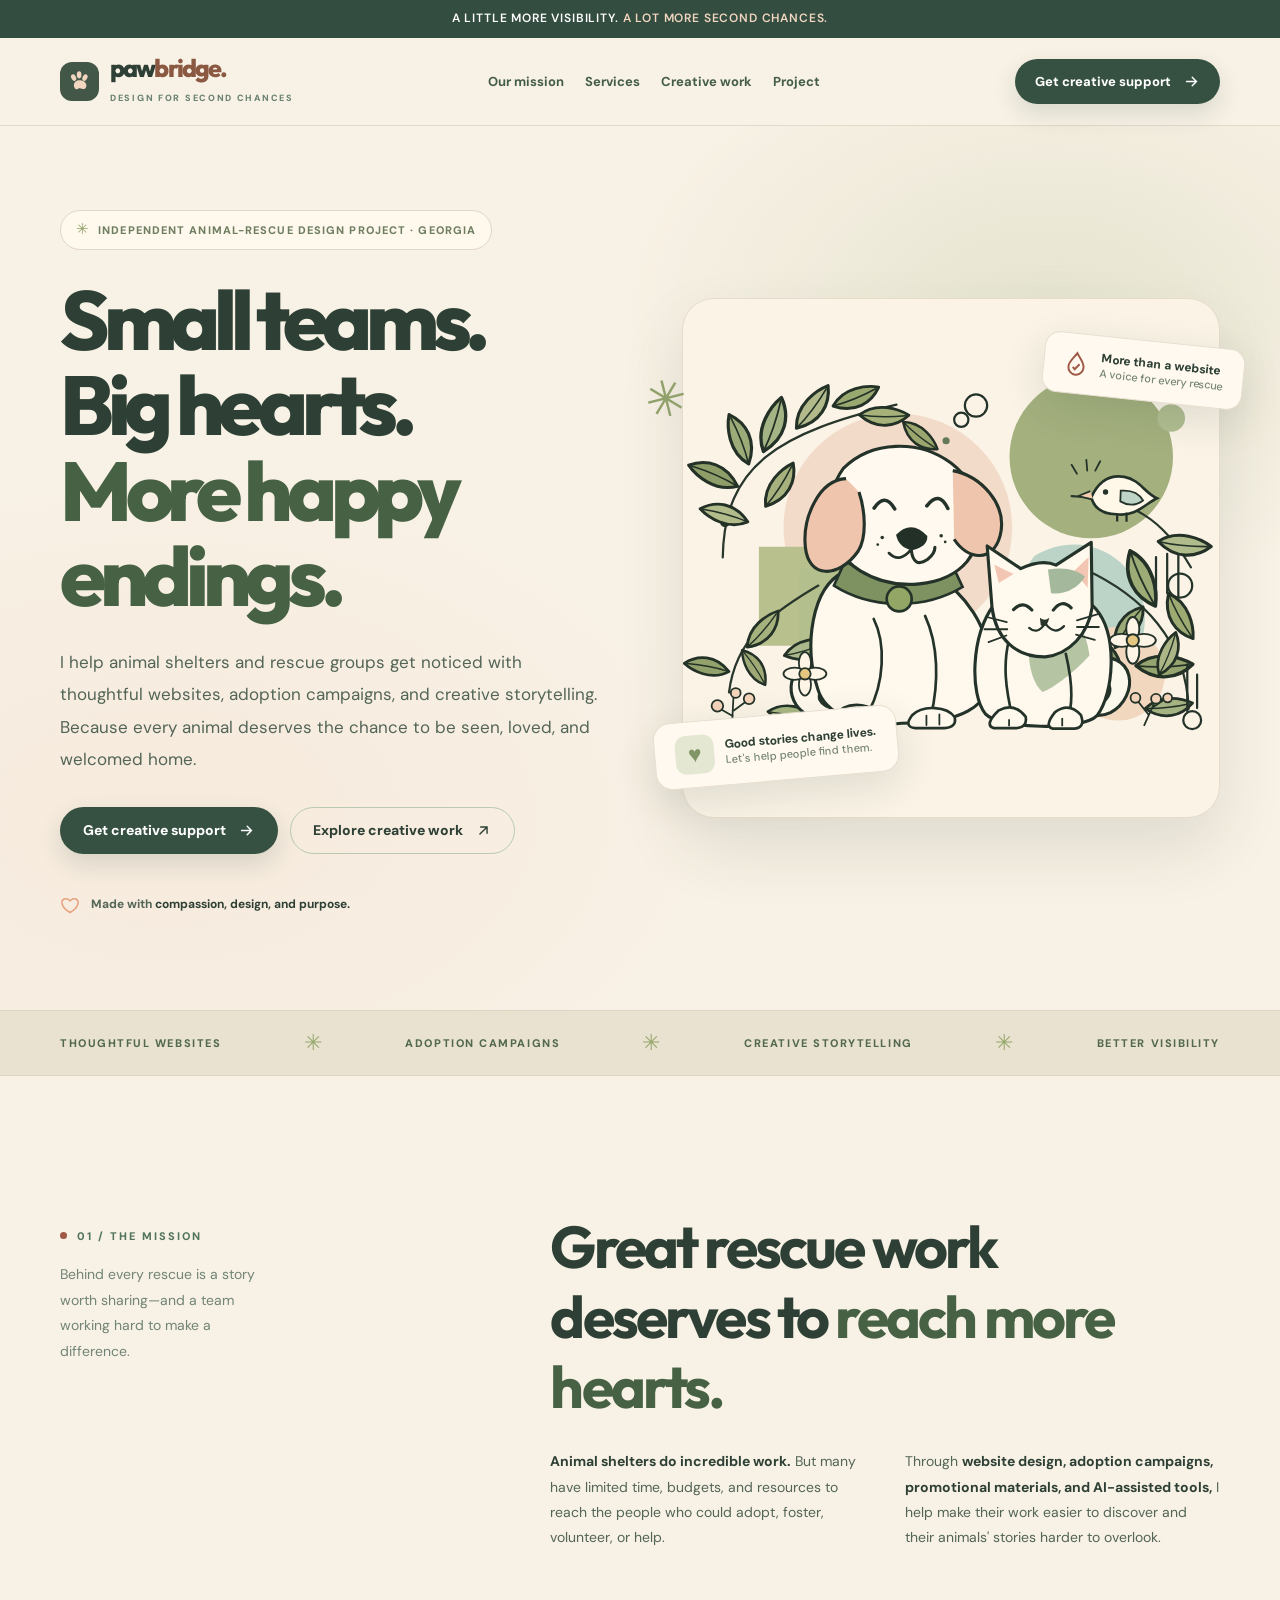
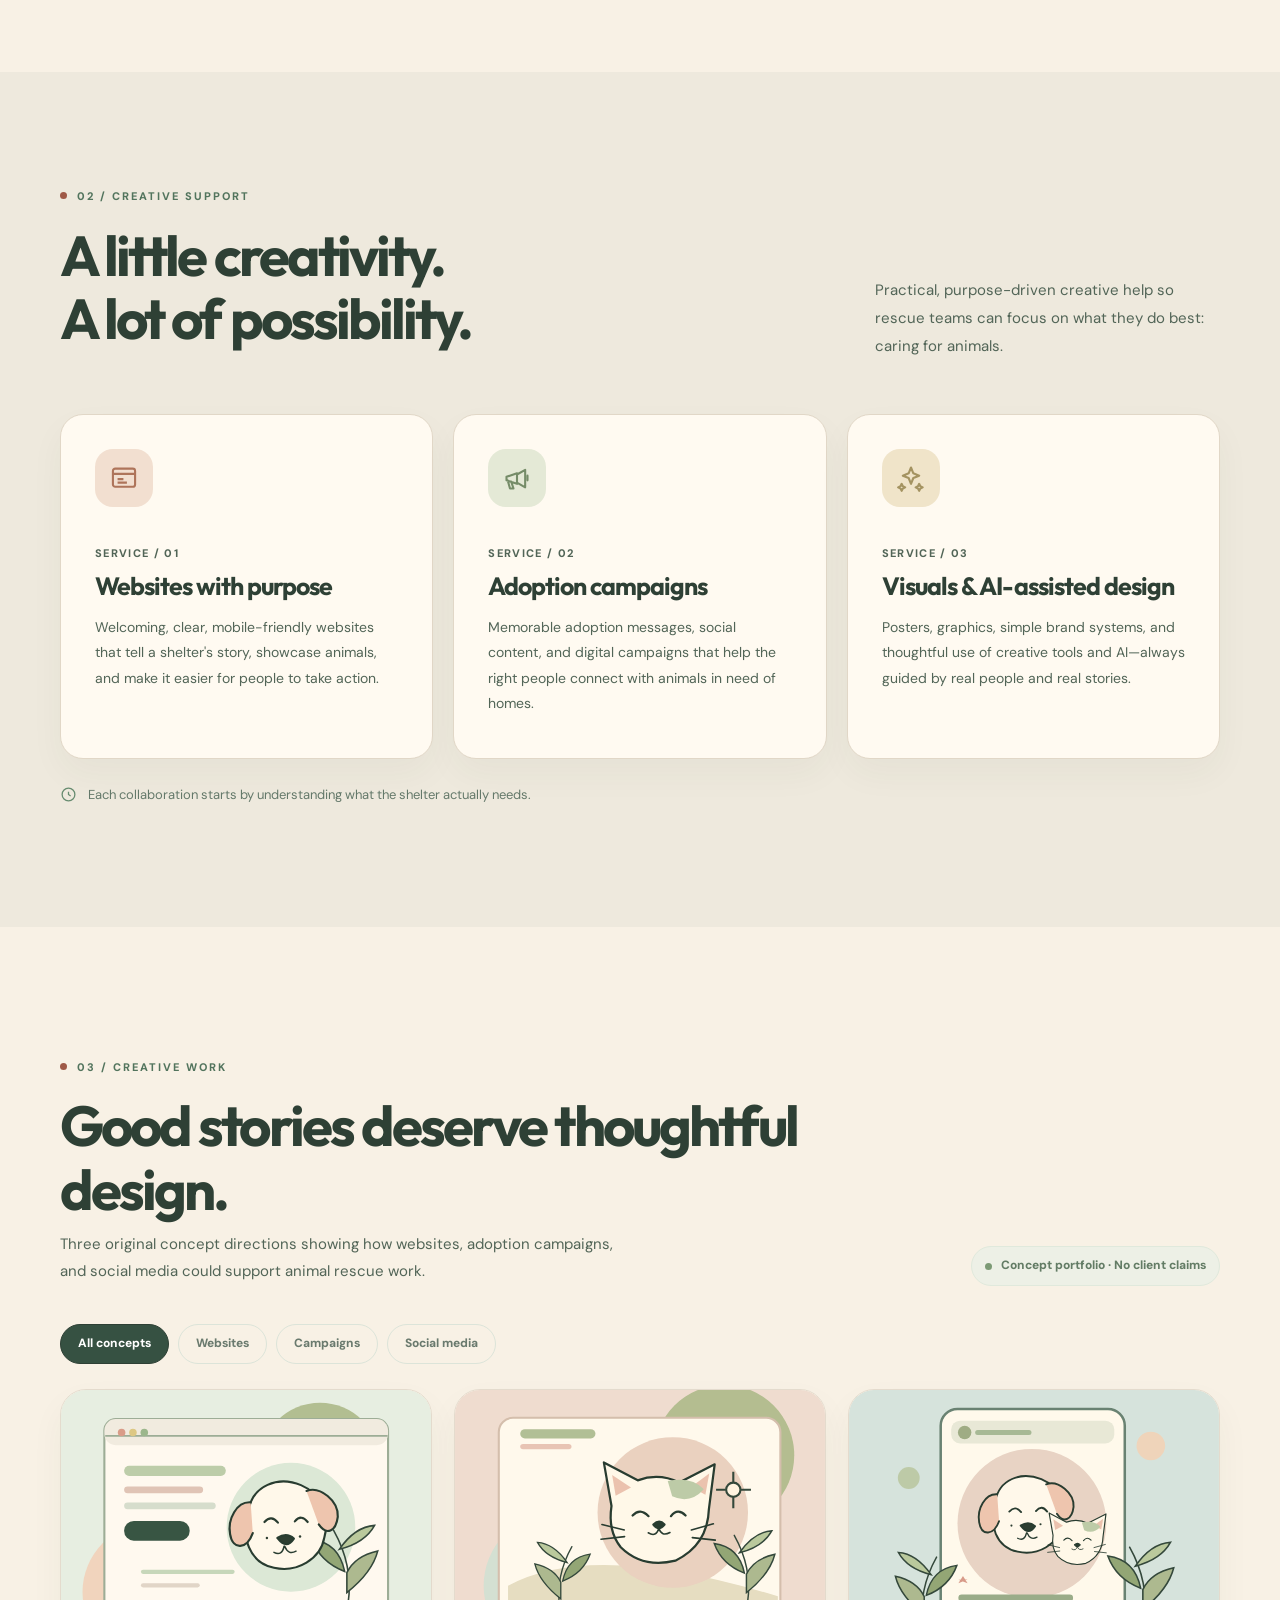
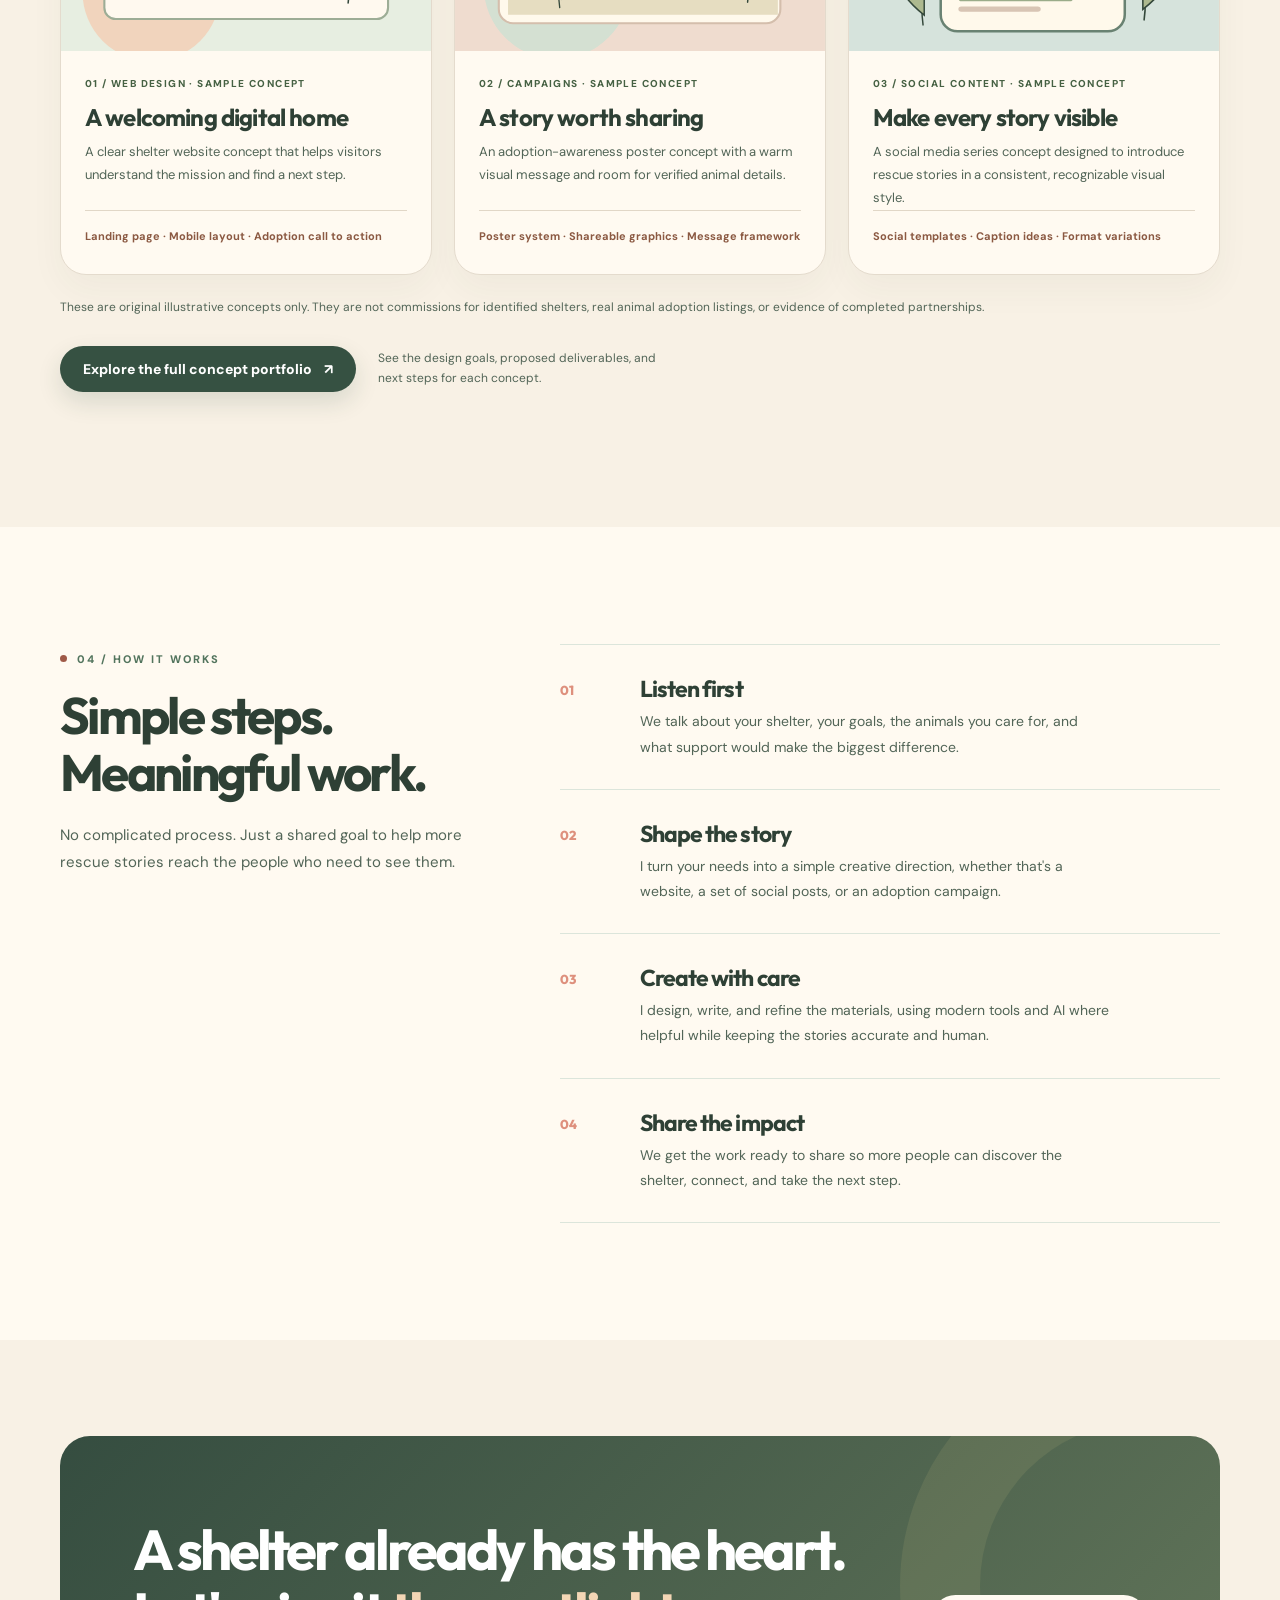
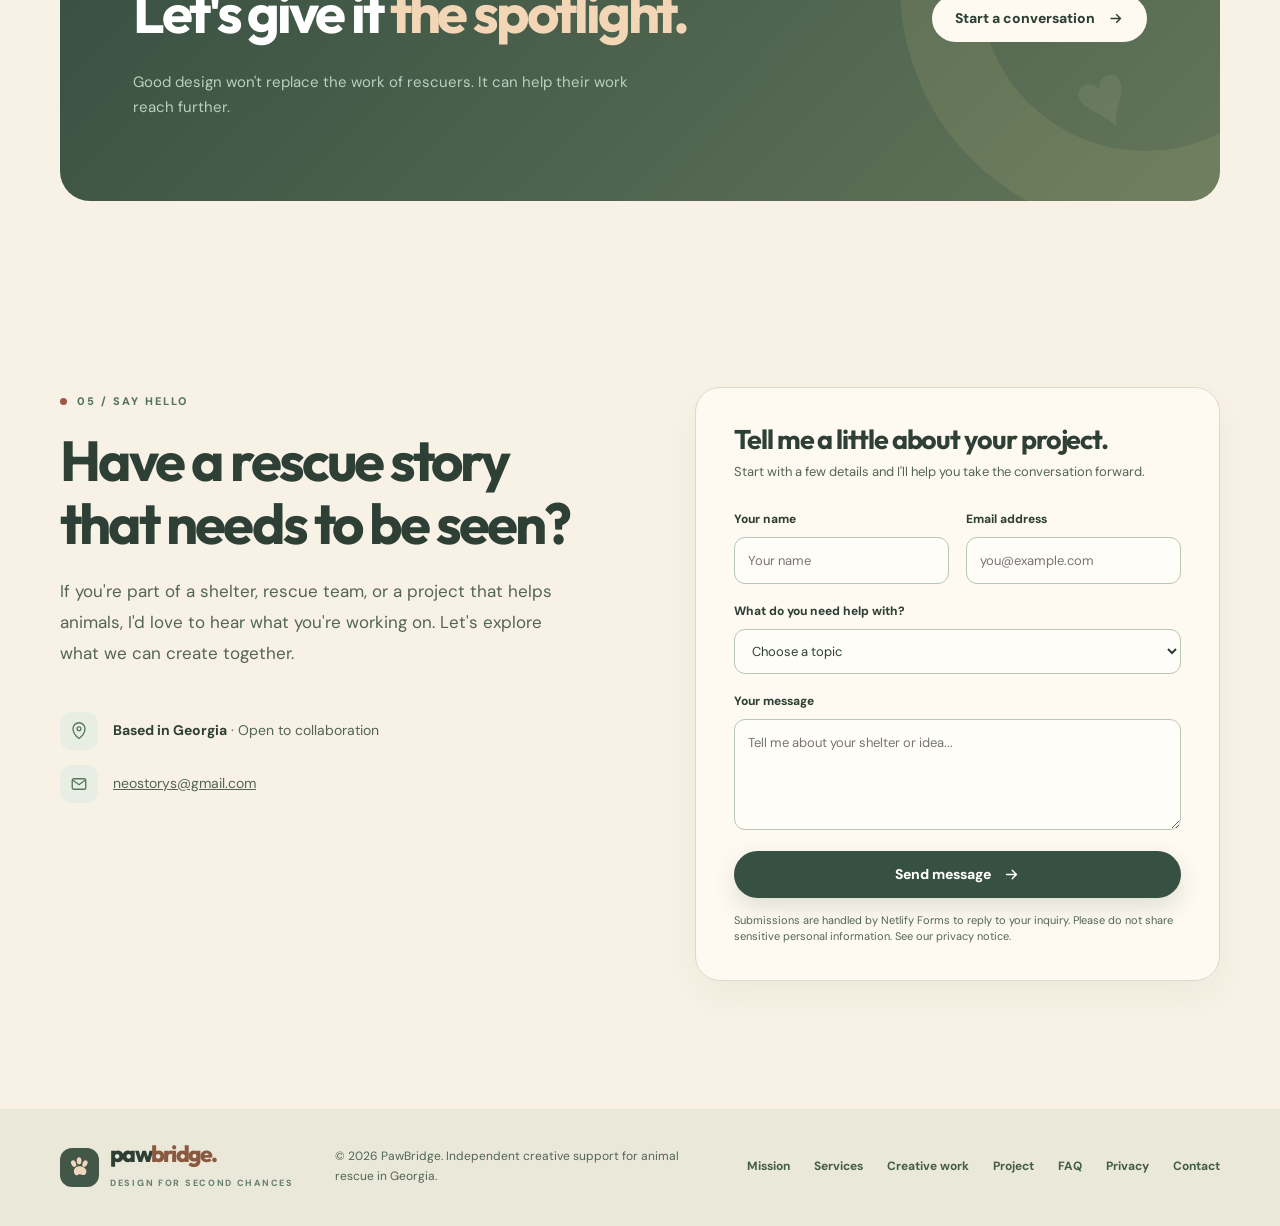
<file: index.html>
<!doctype html>
<html lang="en">
<head>
  <meta charset="utf-8">
  <meta name="viewport" content="width=device-width,initial-scale=1">
  <meta name="theme-color" content="#f8f1e5">
  <meta name="description" content="PawBridge is an independent creative project in Georgia helping animal shelters share rescue stories through websites, adoption campaigns, visual design and AI-assisted creativity.">
  <link rel="canonical" href="https://pawbridge-georgia.netlify.app/">
  <meta property="og:url" content="https://pawbridge-georgia.netlify.app/">
  <meta property="og:type" content="website">
  <meta property="og:title" content="PawBridge — More visibility. More second chances.">
  <meta property="og:description" content="Creative support for animal shelters and rescue groups in Georgia.">
  <title>PawBridge — Creative Support for Animal Rescue in Georgia</title>
  <link rel="icon" type="image/svg+xml" href="assets/favicon.svg">
  <link rel="preconnect" href="https://fonts.googleapis.com">
  <link rel="preconnect" href="https://fonts.gstatic.com" crossorigin>
  <link href="https://fonts.googleapis.com/css2?family=DM+Sans:wght@400;500;600;700&family=Outfit:wght@400;500;600;700;800&display=swap" rel="stylesheet">
  
  <link rel="stylesheet" href="/assets/css/tokens.css">
<link rel="stylesheet" href="/assets/css/site.css">
<link rel="stylesheet" href="/assets/css/pages.css">
<link rel="stylesheet" href="/assets/css/theme.css">

</head>
<body>
  <a class="sr-only" href="#main">Skip to content</a>
  <div class="announcement">A LITTLE MORE VISIBILITY. <span>A LOT MORE SECOND CHANCES.</span></div>
  <header class="header">
  <div class="container header-inner">
    <a class="brand" href="/" aria-label="PawBridge home"><span class="brand-icon" aria-hidden="true"><svg viewBox="0 0 64 64"><ellipse cx="17" cy="22" rx="6" ry="9" transform="rotate(-25 17 22)"/><ellipse cx="31" cy="15" rx="6" ry="9"/><ellipse cx="46" cy="22" rx="6" ry="9" transform="rotate(25 46 22)"/><path d="M32 29 C18 28 15 43 20 49 C26 56 31 48 33 49 C39 49 43 55 48 48 C54 40 44 28 32 29Z"/></svg></span><span><span class="brand-word">paw<span>bridge.</span></span><span class="brand-small">DESIGN FOR SECOND CHANCES</span></span></a>
    <nav class="desktop-nav" aria-label="Main navigation"><a href="/mission.html">Our mission</a><a href="/services.html">Services</a><a href="/work.html">Creative work</a><a href="/project.html">Project</a></nav>
    <div class="header-actions">
      <a class="button primary" href="/#contact">Get creative support <svg viewBox="0 0 24 24" fill="none" stroke="currentColor" stroke-width="2" stroke-linecap="round" aria-hidden="true"><path d="M5 12h14m-6-6 6 6-6 6"/></svg></a>
      <button class="menu-toggle" type="button" aria-label="Open menu" aria-controls="mobile-nav" aria-expanded="false"><svg viewBox="0 0 24 24" fill="none" stroke="currentColor" stroke-width="2" stroke-linecap="round" aria-hidden="true"><path d="M4 7h16M4 12h16M4 17h16"/></svg></button>
    </div>
  </div>
  <nav class="mobile-nav" id="mobile-nav" aria-label="Mobile navigation"><a href="/mission.html">Our mission</a><a href="/services.html">Services</a><a href="/work.html">Creative work</a><a href="/project.html">Project</a><a href="/#contact">Get creative support</a><a href="/faq.html">FAQ</a></nav>
</header>
  <main id="main">
    <section class="hero" id="top" aria-labelledby="hero-heading"><div class="container hero-grid"><div class="hero-copy">
      <div class="hero-tag">Independent animal-rescue design project · Georgia</div>
      <h1 id="hero-heading">Small teams.<br>Big hearts.<span>More happy endings.</span></h1>
      <p class="hero-desc">I help animal shelters and rescue groups get noticed with thoughtful websites, adoption campaigns, and creative storytelling. Because every animal deserves the chance to be seen, loved, and welcomed home.</p>
      <div class="hero-buttons"><a class="button primary" href="#contact">Get creative support <svg aria-hidden="true" viewBox="0 0 24 24" fill="none" stroke="currentColor" stroke-width="2" stroke-linecap="round"><path d="M5 12h14m-6-6 6 6-6 6"/></svg></a><a class="button secondary" href="/work.html">Explore creative work <svg aria-hidden="true" viewBox="0 0 24 24" fill="none" stroke="currentColor" stroke-width="2" stroke-linecap="round"><path d="M7 17 17 7M8 7h9v9"/></svg></a></div>
      <div class="hero-mini"><svg viewBox="0 0 24 24" aria-hidden="true" fill="none" stroke="currentColor" stroke-width="1.8"><path d="M12 21s-8-4.5-9.5-10.2C1 5.1 7 1.9 12 7c5-5.1 11-1.9 9.5 3.8C20 16.5 12 21 12 21Z"/></svg><span>Made with <strong>compassion, design, and purpose.</strong></span></div>
    </div><div class="hero-art"><span class="hero-spark" aria-hidden="true">✳</span><div class="hero-frame"><img src="assets/hero-botanical.svg" alt="Original botanical line illustration of a happy dog and cat surrounded by leaves, flowers, and a small bird" width="1200" height="900"></div><div class="hero-top-note"><svg viewBox="0 0 24 24" fill="none" stroke="currentColor" stroke-width="1.8" aria-hidden="true"><path d="M12 2c-3 5-7 8-7 13a7 7 0 0 0 14 0c0-5-4-8-7-13Z"/><path d="M9 15l2 2 4-5"/></svg><p>More than a website<span>A voice for every rescue</span></p></div><div class="hero-bottom-note"><span class="heart" aria-hidden="true">♥</span><p>Good stories change lives.<span>Let's help people find them.</span></p></div></div></div></section>
    <div class="ribbon" aria-label="Areas of creative support"><div class="container ribbon-inner"><span>Thoughtful websites</span><span class="ribbon-star">✳</span><span>Adoption campaigns</span><span class="ribbon-star">✳</span><span>Creative storytelling</span><span class="ribbon-star">✳</span><span>Better visibility</span></div></div>
    <section class="about" id="about" aria-labelledby="about-heading"><div class="container about-grid"><div class="about-aside"><div class="eyebrow"><span class="dot"></span> 01 / THE MISSION</div><p>Behind every rescue is a story worth sharing—and a team working hard to make a difference.</p></div><div><h2 class="mission-quote" id="about-heading">Great rescue work deserves to <em>reach more hearts.</em></h2><div class="about-body"><p><strong>Animal shelters do incredible work.</strong> But many have limited time, budgets, and resources to reach the people who could adopt, foster, volunteer, or help.</p><p>Through <strong>website design, adoption campaigns, promotional materials, and AI-assisted tools,</strong> I help make their work easier to discover and their animals' stories harder to overlook.</p></div></div></div></section>
    <section class="services" id="services" aria-labelledby="services-heading"><div class="container"><div class="services-top"><div><div class="eyebrow"><span class="dot"></span> 02 / CREATIVE SUPPORT</div><h2 class="section-heading" id="services-heading">A little creativity.<br>A lot of possibility.</h2></div><p class="section-sub">Practical, purpose-driven creative help so rescue teams can focus on what they do best: caring for animals.</p></div><div class="service-grid">
      <article class="service-card"><div class="service-icon" aria-hidden="true"><svg viewBox="0 0 24 24" fill="none" stroke="currentColor" stroke-width="1.8" stroke-linejoin="round"><rect x="2.5" y="4" width="19" height="15.5" rx="2"/><path d="M2.5 8.5h19M7 6.5h.01M10 6.5h.01M6.5 13h5m-5 3h8"/></svg></div><div class="service-label">SERVICE / 01</div><h3>Websites with purpose</h3><p>Welcoming, clear, mobile-friendly websites that tell a shelter's story, showcase animals, and make it easier for people to take action.</p></article>
      <article class="service-card"><div class="service-icon" aria-hidden="true"><svg viewBox="0 0 24 24" fill="none" stroke="currentColor" stroke-width="1.8" stroke-linecap="round" stroke-linejoin="round"><path d="M3 11v3l9 3V8l-9 3ZM12 9l7-4v15l-7-4M4 14l2 7h3l-2-6M21 10v4"/></svg></div><div class="service-label">SERVICE / 02</div><h3>Adoption campaigns</h3><p>Memorable adoption messages, social content, and digital campaigns that help the right people connect with animals in need of homes.</p></article>
      <article class="service-card"><div class="service-icon" aria-hidden="true"><svg viewBox="0 0 24 24" fill="none" stroke="currentColor" stroke-width="1.8" stroke-linecap="round" stroke-linejoin="round"><path d="m12 3 2 5 5 2-5 2-2 5-2-5-5-2 5-2 2-5ZM19 17l1 2 2 1-2 1-1 2-1-2-2-1 2-1 1-2ZM4 17l1 2 2 1-2 1-1 2-1-2-2-1 2-1 1-2Z"/></svg></div><div class="service-label">SERVICE / 03</div><h3>Visuals &amp; AI-assisted design</h3><p>Posters, graphics, simple brand systems, and thoughtful use of creative tools and AI—always guided by real people and real stories.</p></article>
    </div><div class="services-foot"><svg viewBox="0 0 24 24" aria-hidden="true" fill="none" stroke="currentColor" stroke-width="1.8"><circle cx="12" cy="12" r="9"/><path d="M12 8v4l3 2"/></svg><span>Each collaboration starts by understanding what the shelter actually needs.</span></div></div></section>
    <section class="work" id="work" aria-labelledby="work-heading"><div class="container">
  <div class="work-heading"><div><div class="eyebrow"><span class="dot"></span> 03 / CREATIVE WORK</div><h2 class="section-heading" id="work-heading">Good stories deserve thoughtful design.</h2><p class="section-sub">Three original concept directions showing how websites, adoption campaigns, and social media could support animal rescue work.</p></div>
  <div class="work-note"><span></span>Concept portfolio · No client claims</div></div>
  <div class="filter-group" role="group" aria-label="Filter creative concepts"><button type="button" class="filter active" data-filter="all" aria-pressed="true">All concepts</button><button type="button" class="filter" data-filter="website" aria-pressed="false">Websites</button><button type="button" class="filter" data-filter="campaign" aria-pressed="false">Campaigns</button><button type="button" class="filter" data-filter="social" aria-pressed="false">Social media</button></div>
  <div class="concept-grid"><article class="work-item concept-card" data-category="website">
 <div class="concept-preview"><img loading="lazy" src="/assets/concepts/website-concept.svg" alt="Illustrated website concept featuring a friendly dog inside a mock browser" width="880" height="620"></div>
 <div class="concept-detail"><span class="concept-kicker">01 / WEB DESIGN · SAMPLE CONCEPT</span><h3>A welcoming digital home</h3><p>A clear shelter website concept that helps visitors understand the mission and find a next step.</p><p class="concept-deliverables">Landing page · Mobile layout · Adoption call to action</p></div>
 </article>
<article class="work-item concept-card" data-category="campaign">
 <div class="concept-preview"><img loading="lazy" src="/assets/concepts/campaign-concept.svg" alt="Pastel illustrated campaign concept featuring a smiling cat and botanical leaves" width="880" height="620"></div>
 <div class="concept-detail"><span class="concept-kicker">02 / CAMPAIGNS · SAMPLE CONCEPT</span><h3>A story worth sharing</h3><p>An adoption-awareness poster concept with a warm visual message and room for verified animal details.</p><p class="concept-deliverables">Poster system · Shareable graphics · Message framework</p></div>
 </article>
<article class="work-item concept-card" data-category="social">
 <div class="concept-preview"><img loading="lazy" src="/assets/concepts/social-concept.svg" alt="Original dog and cat illustrated social-media concept with botanical framing" width="880" height="620"></div>
 <div class="concept-detail"><span class="concept-kicker">03 / SOCIAL CONTENT · SAMPLE CONCEPT</span><h3>Make every story visible</h3><p>A social media series concept designed to introduce rescue stories in a consistent, recognizable visual style.</p><p class="concept-deliverables">Social templates · Caption ideas · Format variations</p></div>
 </article></div>
  <p class="work-disclaimer">These are original illustrative concepts only. They are not commissions for identified shelters, real animal adoption listings, or evidence of completed partnerships.</p>
  <div class="portfolio-action"><a class="button primary" href="/work.html">Explore the full concept portfolio <span aria-hidden="true">↗</span></a><span>See the design goals, proposed deliverables, and next steps for each concept.</span></div>
</div></section>
<section class="process" id="process" aria-labelledby="process-heading"><div class="container process-layout"><div><div class="eyebrow"><span class="dot"></span> 04 / HOW IT WORKS</div><h2 class="section-heading" id="process-heading">Simple steps.<br>Meaningful work.</h2><p class="section-sub" style="font-size:15px">No complicated process. Just a shared goal to help more rescue stories reach the people who need to see them.</p></div><div class="process-list"><div class="process-step"><div class="number">01</div><div><h3>Listen first</h3><p>We talk about your shelter, your goals, the animals you care for, and what support would make the biggest difference.</p></div></div><div class="process-step"><div class="number">02</div><div><h3>Shape the story</h3><p>I turn your needs into a simple creative direction, whether that's a website, a set of social posts, or an adoption campaign.</p></div></div><div class="process-step"><div class="number">03</div><div><h3>Create with care</h3><p>I design, write, and refine the materials, using modern tools and AI where helpful while keeping the stories accurate and human.</p></div></div><div class="process-step"><div class="number">04</div><div><h3>Share the impact</h3><p>We get the work ready to share so more people can discover the shelter, connect, and take the next step.</p></div></div></div></div></section>
    <section class="statement"><div class="container"><div class="statement-card"><div class="statement-content"><h2>A shelter already has the heart.<br>Let's give it <em>the spotlight.</em></h2><p style="color:#bad0bf;margin:0;max-width:530px;font-size:15px">Good design won't replace the work of rescuers. It can help their work reach further.</p></div><a class="button light" href="#contact">Start a conversation <svg aria-hidden="true" viewBox="0 0 24 24" fill="none" stroke="currentColor" stroke-width="2"><path d="M5 12h14m-6-6 6 6-6 6"/></svg></a><span class="statement-paw" aria-hidden="true">♥</span></div></div></section>
    <section class="contact" id="contact" aria-labelledby="contact-heading"><div class="container contact-layout"><div><div class="eyebrow"><span class="dot"></span> 05 / SAY HELLO</div><h2 class="section-heading" id="contact-heading">Have a rescue story that needs to be seen?</h2><p class="section-sub">If you're part of a shelter, rescue team, or a project that helps animals, I'd love to hear what you're working on. Let's explore what we can create together.</p><div class="contact-info"><div class="info-row"><span class="info-icon"><svg viewBox="0 0 24 24" fill="none" stroke="currentColor" stroke-width="1.8"><path d="M12 22s8-6 8-13A8 8 0 1 0 4 9c0 7 8 13 8 13Z"/><circle cx="12" cy="9" r="2.5"/></svg></span><span><strong>Based in Georgia</strong> · Open to collaboration</span></div><div class="info-row"><span class="info-icon"><svg viewBox="0 0 24 24" fill="none" stroke="currentColor" stroke-width="1.8"><rect x="3" y="5" width="18" height="14" rx="2"/><path d="m4 7 8 6 8-6"/></svg></span><span id="email-display"><a href="mailto:neostorys@gmail.com" style="text-decoration:underline">neostorys@gmail.com</a></span></div></div></div>
      <div class="contact-box"><h3>Tell me a little about your project.</h3><p>Start with a few details and I'll help you take the conversation forward.</p><form id="inquiry-form" name="pawbridge-inquiries" method="POST" action="/thanks.html" data-netlify="true" netlify-honeypot="bot-field"><input type="hidden" name="form-name" value="pawbridge-inquiries"><p style="display:none"><label>Leave this field empty: <input name="bot-field" autocomplete="off"></label></p><div class="form-grid"><div class="field"><label for="visitor-name">Your name</label><input id="visitor-name" name="name" type="text" autocomplete="name" placeholder="Your name" required maxlength="100"></div><div class="field"><label for="visitor-email">Email address</label><input id="visitor-email" name="email" type="email" autocomplete="email" placeholder="you@example.com" required maxlength="200"></div></div><div class="field"><label for="project-type">What do you need help with?</label><select id="project-type" name="type" required><option value="" selected disabled>Choose a topic</option><option>Website for an animal shelter</option><option>Adoption campaign</option><option>Social media / promotional visuals</option><option>Something else</option></select></div><div class="field"><label for="visitor-message">Your message</label><textarea id="visitor-message" name="message" placeholder="Tell me about your shelter or idea..." maxlength="2000" required></textarea></div><button class="button primary" type="submit" id="form-submit">Send message <svg viewBox="0 0 24 24" aria-hidden="true" fill="none" stroke="currentColor" stroke-width="2" stroke-linecap="round"><path d="M5 12h14m-6-6 6 6-6 6"/></svg></button><p class="form-note">Submissions are handled by Netlify Forms to reply to your inquiry. Please do not share sensitive personal information. See our <a href="/privacy.html">privacy notice</a>.</p><p id="form-feedback" class="form-feedback" role="status" aria-live="polite"></p></form></div></div></section>
  </main>
  <footer class="footer">
 <div class="container footer-inner">
   <a class="brand" href="/" aria-label="PawBridge home"><span class="brand-icon" aria-hidden="true"><svg viewBox="0 0 64 64"><ellipse cx="17" cy="22" rx="6" ry="9" transform="rotate(-25 17 22)"/><ellipse cx="31" cy="15" rx="6" ry="9"/><ellipse cx="46" cy="22" rx="6" ry="9" transform="rotate(25 46 22)"/><path d="M32 29 C18 28 15 43 20 49 C26 56 31 48 33 49 C39 49 43 55 48 48 C54 40 44 28 32 29Z"/></svg></span><span><span class="brand-word">paw<span>bridge.</span></span><span class="brand-small">DESIGN FOR SECOND CHANCES</span></span></a>
   <div class="footer-small">© <span id="year">2026</span> PawBridge. Independent creative support for animal rescue in Georgia.</div>
   <nav class="footer-right" aria-label="Footer navigation"><a href="/mission.html">Mission</a><a href="/services.html">Services</a><a href="/work.html">Creative work</a><a href="/project.html">Project</a><a href="/faq.html">FAQ</a><a href="/privacy.html">Privacy</a><a href="/#contact">Contact</a></nav>
 </div>
</footer>
  <script defer src="/assets/js/site.js"></script>
<script defer src="/assets/js/contact.js"></script>
</body>
</html>
</file>
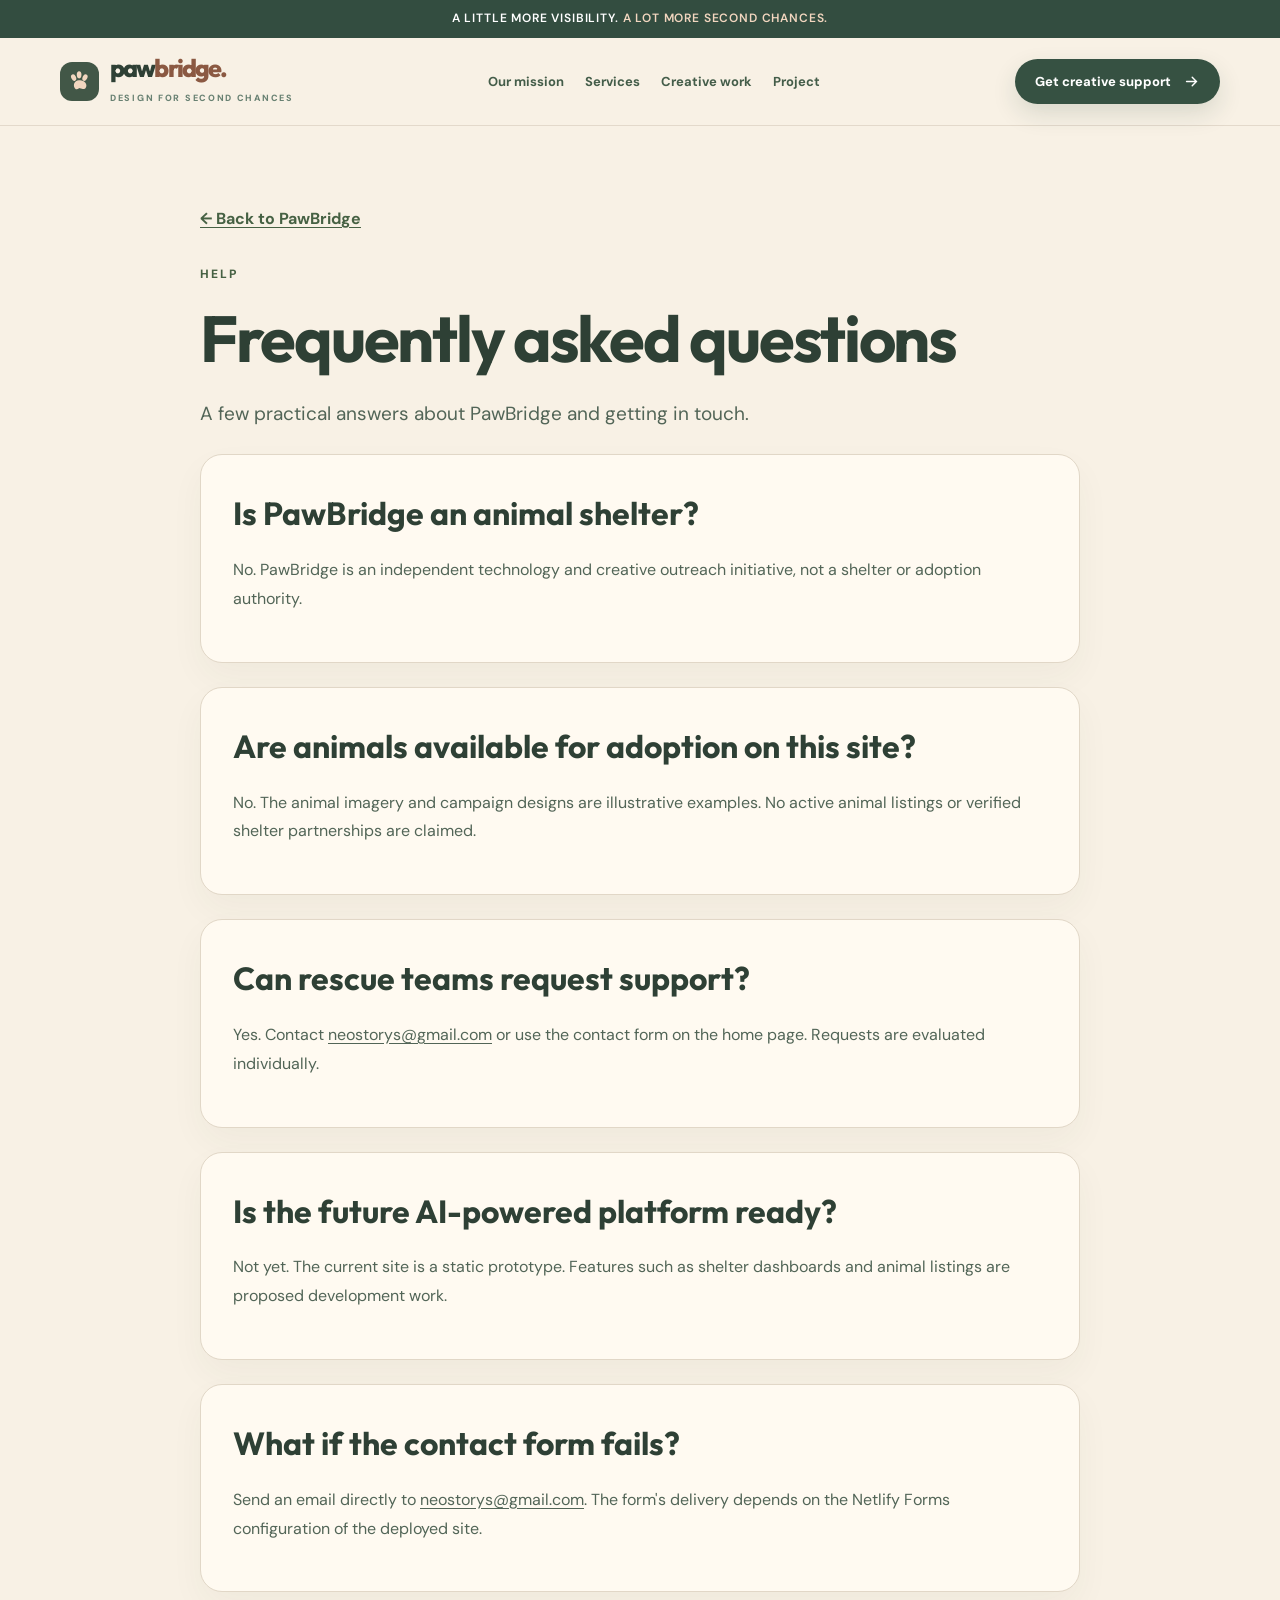
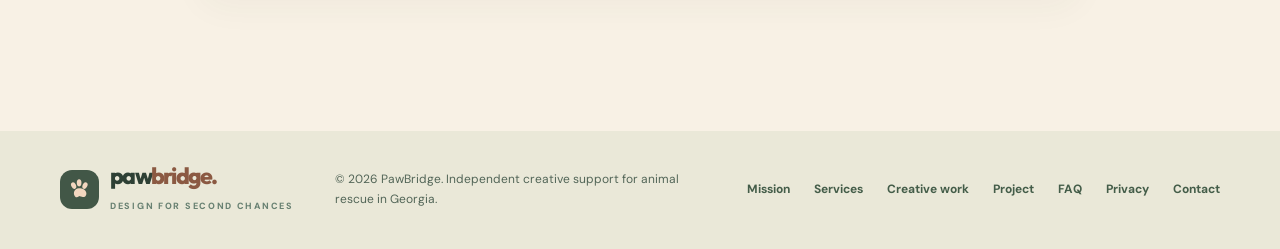
<file: faq.html>
<!doctype html>
<html lang="en">
<head>
<meta charset="utf-8">
<meta name="viewport" content="width=device-width, initial-scale=1">
<meta name="theme-color" content="#f8f1e5">
<meta name="description" content="Frequently asked questions about the independent PawBridge project.">
<title>Frequently asked questions | PawBridge Georgia</title>
<link rel="icon" href="/assets/favicon.svg" type="image/svg+xml">
<link rel="preconnect" href="https://fonts.googleapis.com">
<link rel="preconnect" href="https://fonts.gstatic.com" crossorigin>
<link href="https://fonts.googleapis.com/css2?family=DM+Sans:wght@400;500;600;700&family=Outfit:wght@400;500;600;700;800&display=swap" rel="stylesheet">
<link rel="stylesheet" href="/assets/css/tokens.css">
<link rel="stylesheet" href="/assets/css/site.css">
<link rel="stylesheet" href="/assets/css/pages.css">
<link rel="stylesheet" href="/assets/css/theme.css">
<link rel="canonical" href="https://pawbridge-georgia.netlify.app/faq.html">
</head><body>
<a class="sr-only" href="#main">Skip to content</a>
<div class="announcement">A LITTLE MORE VISIBILITY. <span>A LOT MORE SECOND CHANCES.</span></div>
<header class="header">
  <div class="container header-inner">
    <a class="brand" href="/" aria-label="PawBridge home"><span class="brand-icon" aria-hidden="true"><svg viewBox="0 0 64 64"><ellipse cx="17" cy="22" rx="6" ry="9" transform="rotate(-25 17 22)"/><ellipse cx="31" cy="15" rx="6" ry="9"/><ellipse cx="46" cy="22" rx="6" ry="9" transform="rotate(25 46 22)"/><path d="M32 29 C18 28 15 43 20 49 C26 56 31 48 33 49 C39 49 43 55 48 48 C54 40 44 28 32 29Z"/></svg></span><span><span class="brand-word">paw<span>bridge.</span></span><span class="brand-small">DESIGN FOR SECOND CHANCES</span></span></a>
    <nav class="desktop-nav" aria-label="Main navigation"><a href="/mission.html">Our mission</a><a href="/services.html">Services</a><a href="/work.html">Creative work</a><a href="/project.html">Project</a></nav>
    <div class="header-actions">
      <a class="button primary" href="/#contact">Get creative support <svg viewBox="0 0 24 24" fill="none" stroke="currentColor" stroke-width="2" stroke-linecap="round" aria-hidden="true"><path d="M5 12h14m-6-6 6 6-6 6"/></svg></a>
      <button class="menu-toggle" type="button" aria-label="Open menu" aria-controls="mobile-nav" aria-expanded="false"><svg viewBox="0 0 24 24" fill="none" stroke="currentColor" stroke-width="2" stroke-linecap="round" aria-hidden="true"><path d="M4 7h16M4 12h16M4 17h16"/></svg></button>
    </div>
  </div>
  <nav class="mobile-nav" id="mobile-nav" aria-label="Mobile navigation"><a href="/mission.html">Our mission</a><a href="/services.html">Services</a><a href="/work.html">Creative work</a><a href="/project.html">Project</a><a href="/#contact">Get creative support</a><a href="/faq.html">FAQ</a></nav>
</header>
<main id="main" class="site-page"><a href="/" class="page-back">← Back to PawBridge</a><span class="overline">HELP</span><h1>Frequently asked questions</h1><p class="lead">A few practical answers about PawBridge and getting in touch.</p><section class="page-panel"><h2>Is PawBridge an animal shelter?</h2><p>No. PawBridge is an independent technology and creative outreach initiative, not a shelter or adoption authority.</p></section><section class="page-panel"><h2>Are animals available for adoption on this site?</h2><p>No. The animal imagery and campaign designs are illustrative examples. No active animal listings or verified shelter partnerships are claimed.</p></section><section class="page-panel"><h2>Can rescue teams request support?</h2><p>Yes. Contact <a href="mailto:neostorys@gmail.com">neostorys@gmail.com</a> or use the contact form on the home page. Requests are evaluated individually.</p></section><section class="page-panel"><h2>Is the future AI-powered platform ready?</h2><p>Not yet. The current site is a static prototype. Features such as shelter dashboards and animal listings are proposed development work.</p></section><section class="page-panel"><h2>What if the contact form fails?</h2><p>Send an email directly to <a href="mailto:neostorys@gmail.com">neostorys@gmail.com</a>. The form's delivery depends on the Netlify Forms configuration of the deployed site.</p></section></main><footer class="footer">
 <div class="container footer-inner">
   <a class="brand" href="/" aria-label="PawBridge home"><span class="brand-icon" aria-hidden="true"><svg viewBox="0 0 64 64"><ellipse cx="17" cy="22" rx="6" ry="9" transform="rotate(-25 17 22)"/><ellipse cx="31" cy="15" rx="6" ry="9"/><ellipse cx="46" cy="22" rx="6" ry="9" transform="rotate(25 46 22)"/><path d="M32 29 C18 28 15 43 20 49 C26 56 31 48 33 49 C39 49 43 55 48 48 C54 40 44 28 32 29Z"/></svg></span><span><span class="brand-word">paw<span>bridge.</span></span><span class="brand-small">DESIGN FOR SECOND CHANCES</span></span></a>
   <div class="footer-small">© <span id="year">2026</span> PawBridge. Independent creative support for animal rescue in Georgia.</div>
   <nav class="footer-right" aria-label="Footer navigation"><a href="/mission.html">Mission</a><a href="/services.html">Services</a><a href="/work.html">Creative work</a><a href="/project.html">Project</a><a href="/faq.html">FAQ</a><a href="/privacy.html">Privacy</a><a href="/#contact">Contact</a></nav>
 </div>
</footer><script defer src="/assets/js/site.js"></script></body></html>
</file>
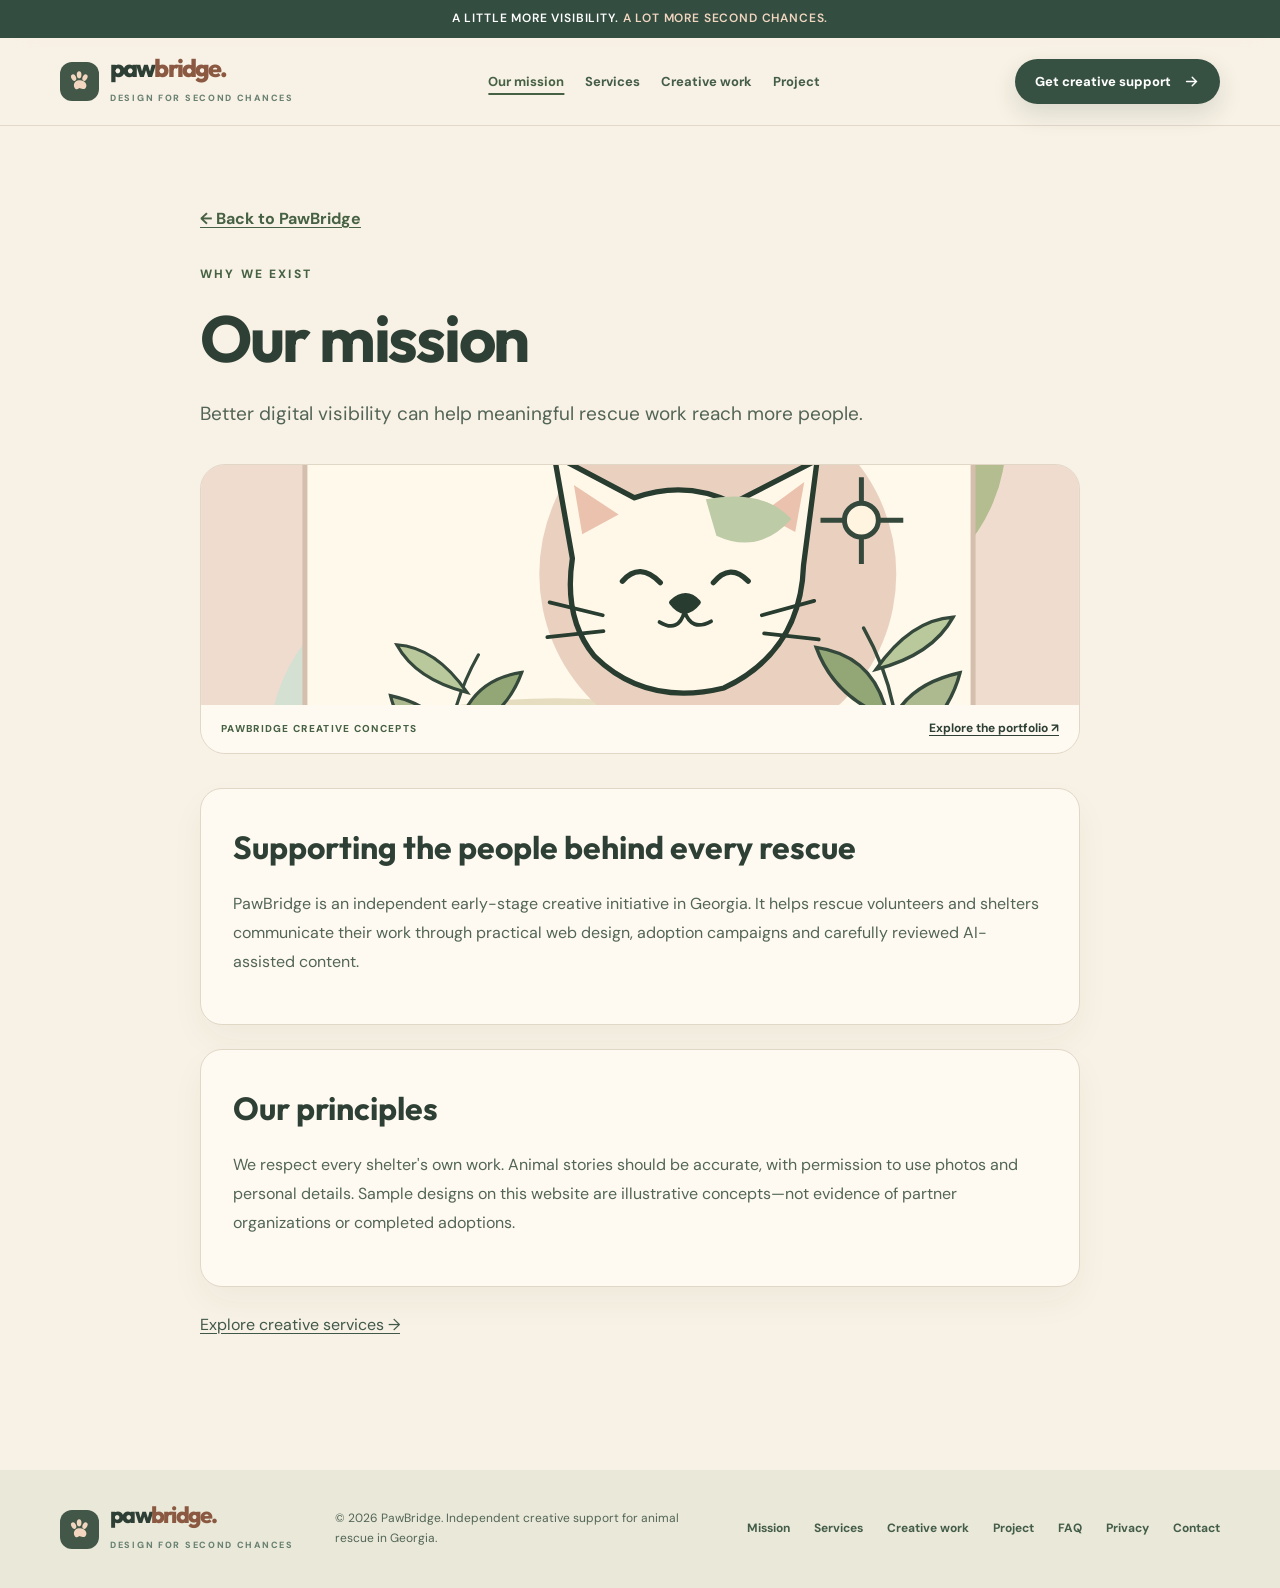
<file: mission.html>
<!doctype html>
<html lang="en">
<head>
<meta charset="utf-8">
<meta name="viewport" content="width=device-width, initial-scale=1">
<meta name="theme-color" content="#f8f1e5">
<meta name="description" content="Learn why PawBridge supports animal shelters in Georgia through design and accessible digital outreach.">
<title>Our mission | PawBridge Georgia</title>
<link rel="icon" href="/assets/favicon.svg" type="image/svg+xml">
<link rel="preconnect" href="https://fonts.googleapis.com">
<link rel="preconnect" href="https://fonts.gstatic.com" crossorigin>
<link href="https://fonts.googleapis.com/css2?family=DM+Sans:wght@400;500;600;700&family=Outfit:wght@400;500;600;700;800&display=swap" rel="stylesheet">
<link rel="stylesheet" href="/assets/css/tokens.css">
<link rel="stylesheet" href="/assets/css/site.css">
<link rel="stylesheet" href="/assets/css/pages.css">
<link rel="stylesheet" href="/assets/css/theme.css">
<link rel="canonical" href="https://pawbridge-georgia.netlify.app/mission.html">
</head><body>
<a class="sr-only" href="#main">Skip to content</a>
<div class="announcement">A LITTLE MORE VISIBILITY. <span>A LOT MORE SECOND CHANCES.</span></div>
<header class="header">
  <div class="container header-inner">
    <a class="brand" href="/" aria-label="PawBridge home"><span class="brand-icon" aria-hidden="true"><svg viewBox="0 0 64 64"><ellipse cx="17" cy="22" rx="6" ry="9" transform="rotate(-25 17 22)"/><ellipse cx="31" cy="15" rx="6" ry="9"/><ellipse cx="46" cy="22" rx="6" ry="9" transform="rotate(25 46 22)"/><path d="M32 29 C18 28 15 43 20 49 C26 56 31 48 33 49 C39 49 43 55 48 48 C54 40 44 28 32 29Z"/></svg></span><span><span class="brand-word">paw<span>bridge.</span></span><span class="brand-small">DESIGN FOR SECOND CHANCES</span></span></a>
    <nav class="desktop-nav" aria-label="Main navigation"><a href="/mission.html" aria-current="page">Our mission</a><a href="/services.html">Services</a><a href="/work.html">Creative work</a><a href="/project.html">Project</a></nav>
    <div class="header-actions">
      <a class="button primary" href="/#contact">Get creative support <svg viewBox="0 0 24 24" fill="none" stroke="currentColor" stroke-width="2" stroke-linecap="round" aria-hidden="true"><path d="M5 12h14m-6-6 6 6-6 6"/></svg></a>
      <button class="menu-toggle" type="button" aria-label="Open menu" aria-controls="mobile-nav" aria-expanded="false"><svg viewBox="0 0 24 24" fill="none" stroke="currentColor" stroke-width="2" stroke-linecap="round" aria-hidden="true"><path d="M4 7h16M4 12h16M4 17h16"/></svg></button>
    </div>
  </div>
  <nav class="mobile-nav" id="mobile-nav" aria-label="Mobile navigation"><a href="/mission.html" aria-current="page">Our mission</a><a href="/services.html">Services</a><a href="/work.html">Creative work</a><a href="/project.html">Project</a><a href="/#contact">Get creative support</a><a href="/faq.html">FAQ</a></nav>
</header>
<main id="main" class="site-page"><a href="/" class="page-back">← Back to PawBridge</a><span class="overline">WHY WE EXIST</span><h1>Our mission</h1><p class="lead">Better digital visibility can help meaningful rescue work reach more people.</p><div class="page-visual-banner"><img loading="lazy" width="880" height="620" src="/assets/concepts/campaign-concept.svg" alt="Cat illustrated among botanical shapes"><div class="page-visual-caption"><span>PAWBRIDGE CREATIVE CONCEPTS</span><a href="/work.html">Explore the portfolio ↗</a></div></div><section class="page-panel"><h2>Supporting the people behind every rescue</h2><p>PawBridge is an independent early-stage creative initiative in Georgia. It helps rescue volunteers and shelters communicate their work through practical web design, adoption campaigns and carefully reviewed AI-assisted content.</p></section><section class="page-panel"><h2>Our principles</h2><p>We respect every shelter's own work. Animal stories should be accurate, with permission to use photos and personal details. Sample designs on this website are illustrative concepts—not evidence of partner organizations or completed adoptions.</p></section><p><a href="/services.html">Explore creative services →</a></p></main><footer class="footer">
 <div class="container footer-inner">
   <a class="brand" href="/" aria-label="PawBridge home"><span class="brand-icon" aria-hidden="true"><svg viewBox="0 0 64 64"><ellipse cx="17" cy="22" rx="6" ry="9" transform="rotate(-25 17 22)"/><ellipse cx="31" cy="15" rx="6" ry="9"/><ellipse cx="46" cy="22" rx="6" ry="9" transform="rotate(25 46 22)"/><path d="M32 29 C18 28 15 43 20 49 C26 56 31 48 33 49 C39 49 43 55 48 48 C54 40 44 28 32 29Z"/></svg></span><span><span class="brand-word">paw<span>bridge.</span></span><span class="brand-small">DESIGN FOR SECOND CHANCES</span></span></a>
   <div class="footer-small">© <span id="year">2026</span> PawBridge. Independent creative support for animal rescue in Georgia.</div>
   <nav class="footer-right" aria-label="Footer navigation"><a href="/mission.html">Mission</a><a href="/services.html">Services</a><a href="/work.html">Creative work</a><a href="/project.html">Project</a><a href="/faq.html">FAQ</a><a href="/privacy.html">Privacy</a><a href="/#contact">Contact</a></nav>
 </div>
</footer><script defer src="/assets/js/site.js"></script></body></html>
</file>
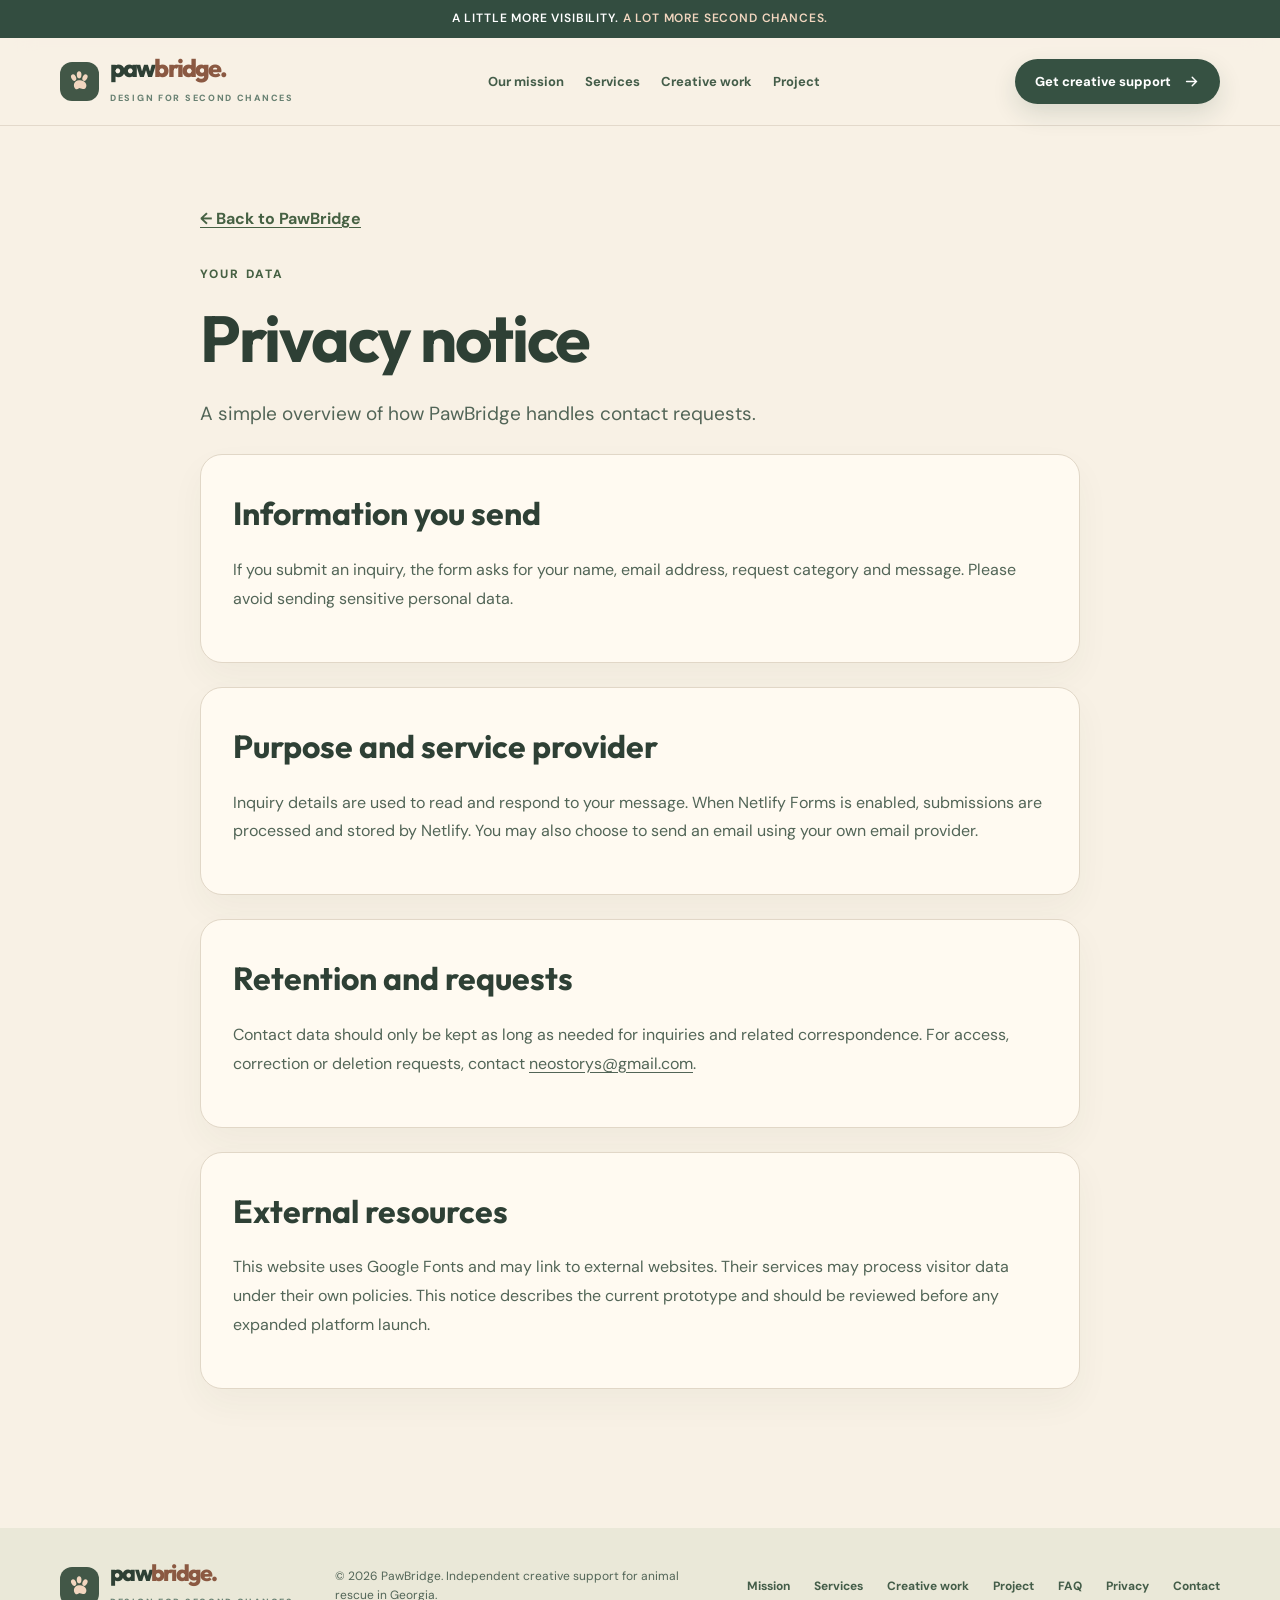
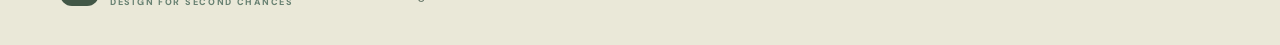
<file: privacy.html>
<!doctype html>
<html lang="en">
<head>
<meta charset="utf-8">
<meta name="viewport" content="width=device-width, initial-scale=1">
<meta name="theme-color" content="#f8f1e5">
<meta name="description" content="How PawBridge handles contact information submitted through its website.">
<title>Privacy notice | PawBridge Georgia</title>
<link rel="icon" href="/assets/favicon.svg" type="image/svg+xml">
<link rel="preconnect" href="https://fonts.googleapis.com">
<link rel="preconnect" href="https://fonts.gstatic.com" crossorigin>
<link href="https://fonts.googleapis.com/css2?family=DM+Sans:wght@400;500;600;700&family=Outfit:wght@400;500;600;700;800&display=swap" rel="stylesheet">
<link rel="stylesheet" href="/assets/css/tokens.css">
<link rel="stylesheet" href="/assets/css/site.css">
<link rel="stylesheet" href="/assets/css/pages.css">
<link rel="stylesheet" href="/assets/css/theme.css">
<link rel="canonical" href="https://pawbridge-georgia.netlify.app/privacy.html">
</head><body>
<a class="sr-only" href="#main">Skip to content</a>
<div class="announcement">A LITTLE MORE VISIBILITY. <span>A LOT MORE SECOND CHANCES.</span></div>
<header class="header">
  <div class="container header-inner">
    <a class="brand" href="/" aria-label="PawBridge home"><span class="brand-icon" aria-hidden="true"><svg viewBox="0 0 64 64"><ellipse cx="17" cy="22" rx="6" ry="9" transform="rotate(-25 17 22)"/><ellipse cx="31" cy="15" rx="6" ry="9"/><ellipse cx="46" cy="22" rx="6" ry="9" transform="rotate(25 46 22)"/><path d="M32 29 C18 28 15 43 20 49 C26 56 31 48 33 49 C39 49 43 55 48 48 C54 40 44 28 32 29Z"/></svg></span><span><span class="brand-word">paw<span>bridge.</span></span><span class="brand-small">DESIGN FOR SECOND CHANCES</span></span></a>
    <nav class="desktop-nav" aria-label="Main navigation"><a href="/mission.html">Our mission</a><a href="/services.html">Services</a><a href="/work.html">Creative work</a><a href="/project.html">Project</a></nav>
    <div class="header-actions">
      <a class="button primary" href="/#contact">Get creative support <svg viewBox="0 0 24 24" fill="none" stroke="currentColor" stroke-width="2" stroke-linecap="round" aria-hidden="true"><path d="M5 12h14m-6-6 6 6-6 6"/></svg></a>
      <button class="menu-toggle" type="button" aria-label="Open menu" aria-controls="mobile-nav" aria-expanded="false"><svg viewBox="0 0 24 24" fill="none" stroke="currentColor" stroke-width="2" stroke-linecap="round" aria-hidden="true"><path d="M4 7h16M4 12h16M4 17h16"/></svg></button>
    </div>
  </div>
  <nav class="mobile-nav" id="mobile-nav" aria-label="Mobile navigation"><a href="/mission.html">Our mission</a><a href="/services.html">Services</a><a href="/work.html">Creative work</a><a href="/project.html">Project</a><a href="/#contact">Get creative support</a><a href="/faq.html">FAQ</a></nav>
</header>
<main id="main" class="site-page"><a href="/" class="page-back">← Back to PawBridge</a><span class="overline">YOUR DATA</span><h1>Privacy notice</h1><p class="lead">A simple overview of how PawBridge handles contact requests.</p><section class="page-panel"><h2>Information you send</h2><p>If you submit an inquiry, the form asks for your name, email address, request category and message. Please avoid sending sensitive personal data.</p></section><section class="page-panel"><h2>Purpose and service provider</h2><p>Inquiry details are used to read and respond to your message. When Netlify Forms is enabled, submissions are processed and stored by Netlify. You may also choose to send an email using your own email provider.</p></section><section class="page-panel"><h2>Retention and requests</h2><p>Contact data should only be kept as long as needed for inquiries and related correspondence. For access, correction or deletion requests, contact <a href="mailto:neostorys@gmail.com">neostorys@gmail.com</a>.</p></section><section class="page-panel"><h2>External resources</h2><p>This website uses Google Fonts and may link to external websites. Their services may process visitor data under their own policies. This notice describes the current prototype and should be reviewed before any expanded platform launch.</p></section></main><footer class="footer">
 <div class="container footer-inner">
   <a class="brand" href="/" aria-label="PawBridge home"><span class="brand-icon" aria-hidden="true"><svg viewBox="0 0 64 64"><ellipse cx="17" cy="22" rx="6" ry="9" transform="rotate(-25 17 22)"/><ellipse cx="31" cy="15" rx="6" ry="9"/><ellipse cx="46" cy="22" rx="6" ry="9" transform="rotate(25 46 22)"/><path d="M32 29 C18 28 15 43 20 49 C26 56 31 48 33 49 C39 49 43 55 48 48 C54 40 44 28 32 29Z"/></svg></span><span><span class="brand-word">paw<span>bridge.</span></span><span class="brand-small">DESIGN FOR SECOND CHANCES</span></span></a>
   <div class="footer-small">© <span id="year">2026</span> PawBridge. Independent creative support for animal rescue in Georgia.</div>
   <nav class="footer-right" aria-label="Footer navigation"><a href="/mission.html">Mission</a><a href="/services.html">Services</a><a href="/work.html">Creative work</a><a href="/project.html">Project</a><a href="/faq.html">FAQ</a><a href="/privacy.html">Privacy</a><a href="/#contact">Contact</a></nav>
 </div>
</footer><script defer src="/assets/js/site.js"></script></body></html>
</file>
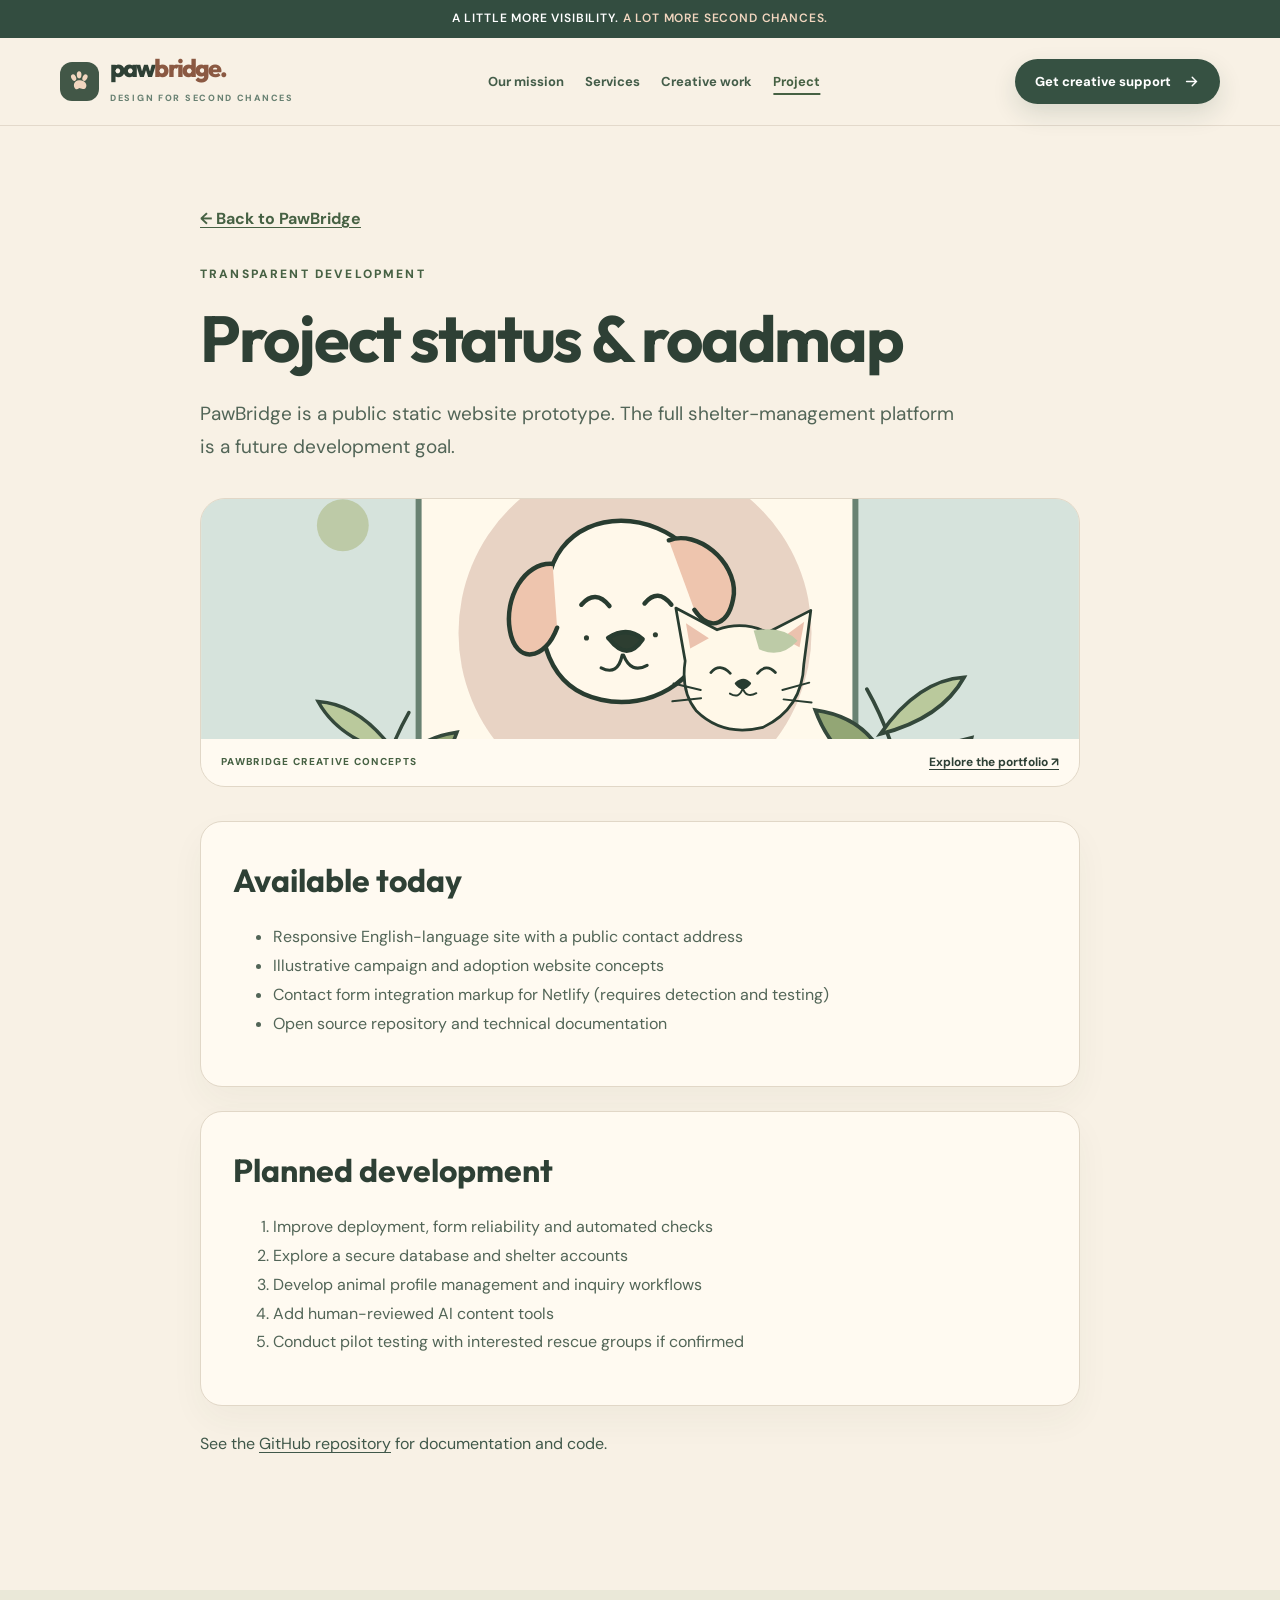
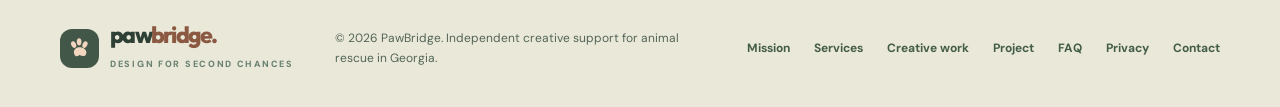
<file: project.html>
<!doctype html>
<html lang="en">
<head>
<meta charset="utf-8">
<meta name="viewport" content="width=device-width, initial-scale=1">
<meta name="theme-color" content="#f8f1e5">
<meta name="description" content="What PawBridge supports today, its technical status and proposed development roadmap.">
<title>Project status & roadmap | PawBridge Georgia</title>
<link rel="icon" href="/assets/favicon.svg" type="image/svg+xml">
<link rel="preconnect" href="https://fonts.googleapis.com">
<link rel="preconnect" href="https://fonts.gstatic.com" crossorigin>
<link href="https://fonts.googleapis.com/css2?family=DM+Sans:wght@400;500;600;700&family=Outfit:wght@400;500;600;700;800&display=swap" rel="stylesheet">
<link rel="stylesheet" href="/assets/css/tokens.css">
<link rel="stylesheet" href="/assets/css/site.css">
<link rel="stylesheet" href="/assets/css/pages.css">
<link rel="stylesheet" href="/assets/css/theme.css">
<link rel="canonical" href="https://pawbridge-georgia.netlify.app/project.html">
</head><body>
<a class="sr-only" href="#main">Skip to content</a>
<div class="announcement">A LITTLE MORE VISIBILITY. <span>A LOT MORE SECOND CHANCES.</span></div>
<header class="header">
  <div class="container header-inner">
    <a class="brand" href="/" aria-label="PawBridge home"><span class="brand-icon" aria-hidden="true"><svg viewBox="0 0 64 64"><ellipse cx="17" cy="22" rx="6" ry="9" transform="rotate(-25 17 22)"/><ellipse cx="31" cy="15" rx="6" ry="9"/><ellipse cx="46" cy="22" rx="6" ry="9" transform="rotate(25 46 22)"/><path d="M32 29 C18 28 15 43 20 49 C26 56 31 48 33 49 C39 49 43 55 48 48 C54 40 44 28 32 29Z"/></svg></span><span><span class="brand-word">paw<span>bridge.</span></span><span class="brand-small">DESIGN FOR SECOND CHANCES</span></span></a>
    <nav class="desktop-nav" aria-label="Main navigation"><a href="/mission.html">Our mission</a><a href="/services.html">Services</a><a href="/work.html">Creative work</a><a href="/project.html" aria-current="page">Project</a></nav>
    <div class="header-actions">
      <a class="button primary" href="/#contact">Get creative support <svg viewBox="0 0 24 24" fill="none" stroke="currentColor" stroke-width="2" stroke-linecap="round" aria-hidden="true"><path d="M5 12h14m-6-6 6 6-6 6"/></svg></a>
      <button class="menu-toggle" type="button" aria-label="Open menu" aria-controls="mobile-nav" aria-expanded="false"><svg viewBox="0 0 24 24" fill="none" stroke="currentColor" stroke-width="2" stroke-linecap="round" aria-hidden="true"><path d="M4 7h16M4 12h16M4 17h16"/></svg></button>
    </div>
  </div>
  <nav class="mobile-nav" id="mobile-nav" aria-label="Mobile navigation"><a href="/mission.html">Our mission</a><a href="/services.html">Services</a><a href="/work.html">Creative work</a><a href="/project.html" aria-current="page">Project</a><a href="/#contact">Get creative support</a><a href="/faq.html">FAQ</a></nav>
</header>
<main id="main" class="site-page"><a href="/" class="page-back">← Back to PawBridge</a><span class="overline">TRANSPARENT DEVELOPMENT</span><h1>Project status & roadmap</h1><p class="lead">PawBridge is a public static website prototype. The full shelter-management platform is a future development goal.</p><div class="page-visual-banner"><img loading="lazy" width="880" height="620" src="/assets/concepts/social-concept.svg" alt="Dog and cat social content illustration"><div class="page-visual-caption"><span>PAWBRIDGE CREATIVE CONCEPTS</span><a href="/work.html">Explore the portfolio ↗</a></div></div><section class="page-panel"><h2>Available today</h2><ul><li>Responsive English-language site with a public contact address</li><li>Illustrative campaign and adoption website concepts</li><li>Contact form integration markup for Netlify (requires detection and testing)</li><li>Open source repository and technical documentation</li></ul></section><section class="page-panel"><h2>Planned development</h2><ol><li>Improve deployment, form reliability and automated checks</li><li>Explore a secure database and shelter accounts</li><li>Develop animal profile management and inquiry workflows</li><li>Add human-reviewed AI content tools</li><li>Conduct pilot testing with interested rescue groups if confirmed</li></ol></section><p>See the <a href="https://github.com/devin-top/pawbridge-georgia">GitHub repository</a> for documentation and code.</p></main><footer class="footer">
 <div class="container footer-inner">
   <a class="brand" href="/" aria-label="PawBridge home"><span class="brand-icon" aria-hidden="true"><svg viewBox="0 0 64 64"><ellipse cx="17" cy="22" rx="6" ry="9" transform="rotate(-25 17 22)"/><ellipse cx="31" cy="15" rx="6" ry="9"/><ellipse cx="46" cy="22" rx="6" ry="9" transform="rotate(25 46 22)"/><path d="M32 29 C18 28 15 43 20 49 C26 56 31 48 33 49 C39 49 43 55 48 48 C54 40 44 28 32 29Z"/></svg></span><span><span class="brand-word">paw<span>bridge.</span></span><span class="brand-small">DESIGN FOR SECOND CHANCES</span></span></a>
   <div class="footer-small">© <span id="year">2026</span> PawBridge. Independent creative support for animal rescue in Georgia.</div>
   <nav class="footer-right" aria-label="Footer navigation"><a href="/mission.html">Mission</a><a href="/services.html">Services</a><a href="/work.html">Creative work</a><a href="/project.html">Project</a><a href="/faq.html">FAQ</a><a href="/privacy.html">Privacy</a><a href="/#contact">Contact</a></nav>
 </div>
</footer><script defer src="/assets/js/site.js"></script></body></html>
</file>
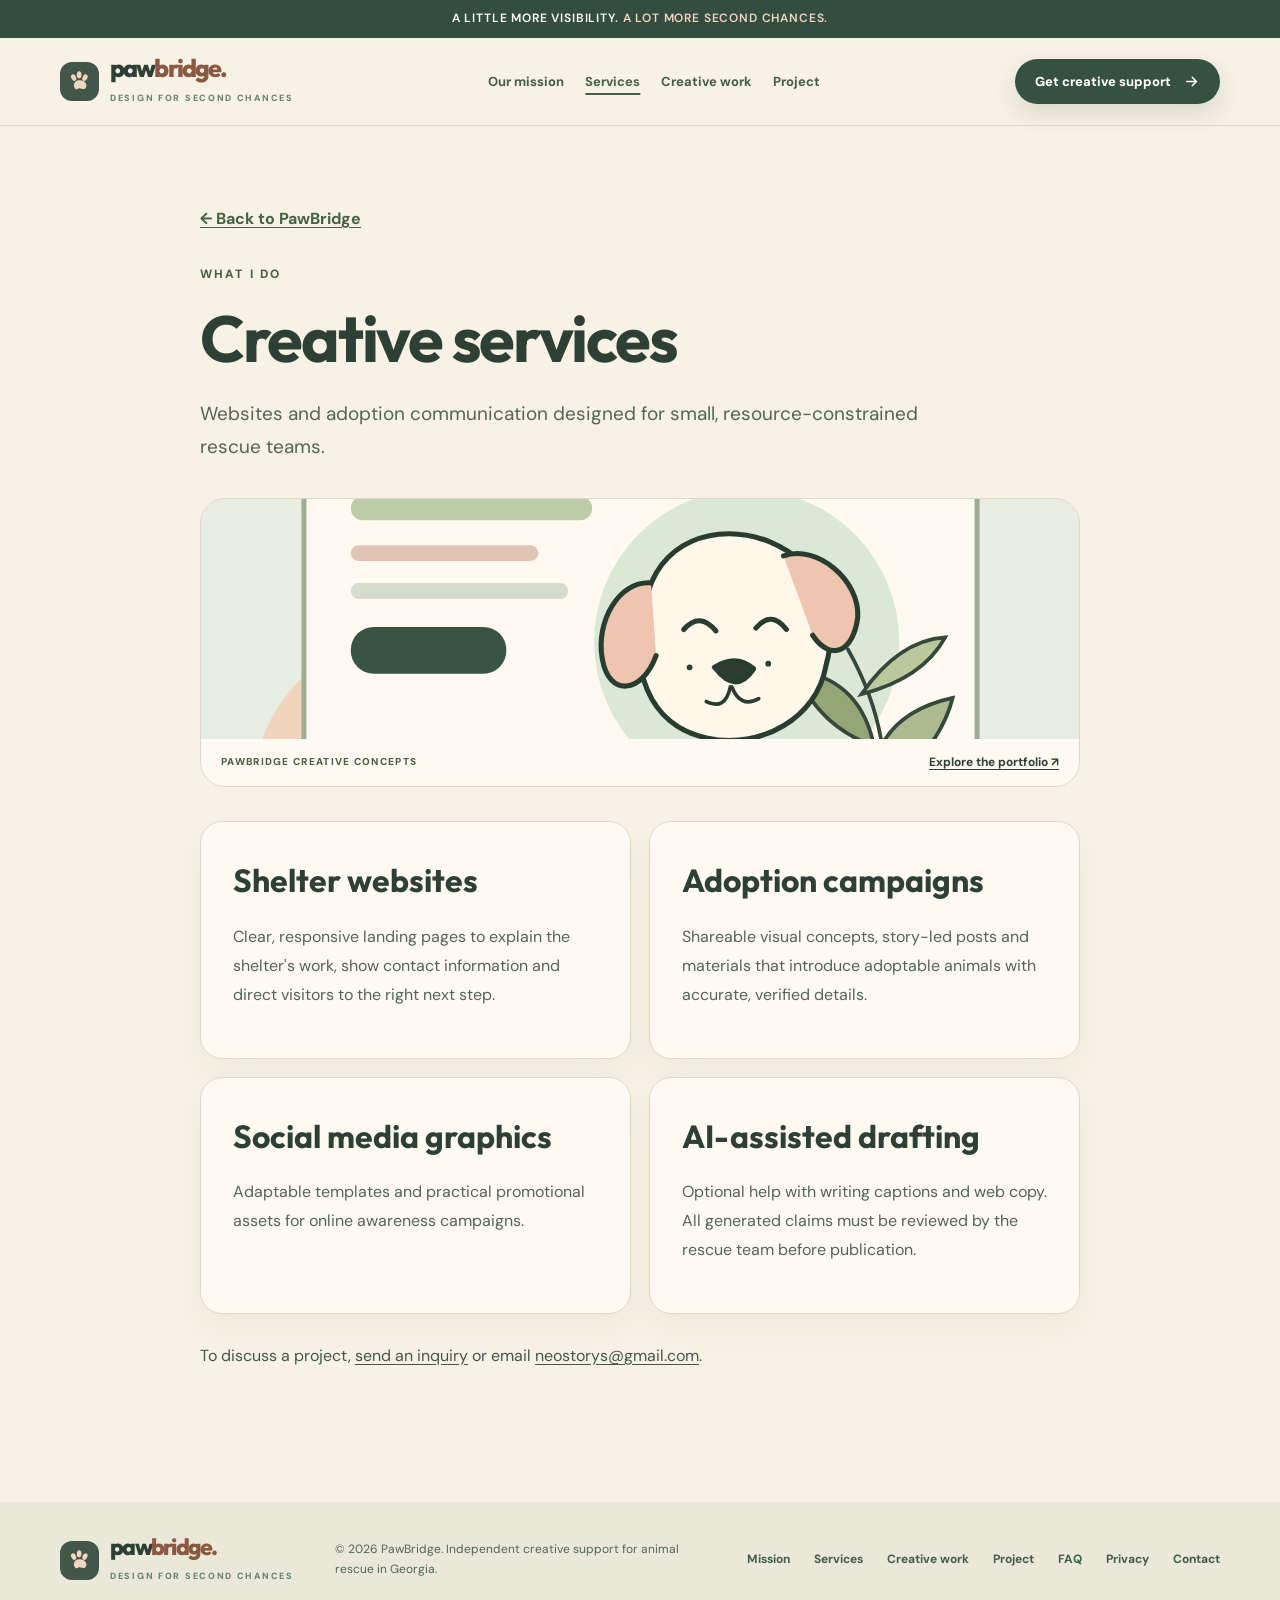
<file: services.html>
<!doctype html>
<html lang="en">
<head>
<meta charset="utf-8">
<meta name="viewport" content="width=device-width, initial-scale=1">
<meta name="theme-color" content="#f8f1e5">
<meta name="description" content="Website design, animal adoption campaigns and AI-assisted outreach services in Georgia.">
<title>Creative services | PawBridge Georgia</title>
<link rel="icon" href="/assets/favicon.svg" type="image/svg+xml">
<link rel="preconnect" href="https://fonts.googleapis.com">
<link rel="preconnect" href="https://fonts.gstatic.com" crossorigin>
<link href="https://fonts.googleapis.com/css2?family=DM+Sans:wght@400;500;600;700&family=Outfit:wght@400;500;600;700;800&display=swap" rel="stylesheet">
<link rel="stylesheet" href="/assets/css/tokens.css">
<link rel="stylesheet" href="/assets/css/site.css">
<link rel="stylesheet" href="/assets/css/pages.css">
<link rel="stylesheet" href="/assets/css/theme.css">
<link rel="canonical" href="https://pawbridge-georgia.netlify.app/services.html">
</head><body>
<a class="sr-only" href="#main">Skip to content</a>
<div class="announcement">A LITTLE MORE VISIBILITY. <span>A LOT MORE SECOND CHANCES.</span></div>
<header class="header">
  <div class="container header-inner">
    <a class="brand" href="/" aria-label="PawBridge home"><span class="brand-icon" aria-hidden="true"><svg viewBox="0 0 64 64"><ellipse cx="17" cy="22" rx="6" ry="9" transform="rotate(-25 17 22)"/><ellipse cx="31" cy="15" rx="6" ry="9"/><ellipse cx="46" cy="22" rx="6" ry="9" transform="rotate(25 46 22)"/><path d="M32 29 C18 28 15 43 20 49 C26 56 31 48 33 49 C39 49 43 55 48 48 C54 40 44 28 32 29Z"/></svg></span><span><span class="brand-word">paw<span>bridge.</span></span><span class="brand-small">DESIGN FOR SECOND CHANCES</span></span></a>
    <nav class="desktop-nav" aria-label="Main navigation"><a href="/mission.html">Our mission</a><a href="/services.html" aria-current="page">Services</a><a href="/work.html">Creative work</a><a href="/project.html">Project</a></nav>
    <div class="header-actions">
      <a class="button primary" href="/#contact">Get creative support <svg viewBox="0 0 24 24" fill="none" stroke="currentColor" stroke-width="2" stroke-linecap="round" aria-hidden="true"><path d="M5 12h14m-6-6 6 6-6 6"/></svg></a>
      <button class="menu-toggle" type="button" aria-label="Open menu" aria-controls="mobile-nav" aria-expanded="false"><svg viewBox="0 0 24 24" fill="none" stroke="currentColor" stroke-width="2" stroke-linecap="round" aria-hidden="true"><path d="M4 7h16M4 12h16M4 17h16"/></svg></button>
    </div>
  </div>
  <nav class="mobile-nav" id="mobile-nav" aria-label="Mobile navigation"><a href="/mission.html">Our mission</a><a href="/services.html" aria-current="page">Services</a><a href="/work.html">Creative work</a><a href="/project.html">Project</a><a href="/#contact">Get creative support</a><a href="/faq.html">FAQ</a></nav>
</header>
<main id="main" class="site-page"><a href="/" class="page-back">← Back to PawBridge</a><span class="overline">WHAT I DO</span><h1>Creative services</h1><p class="lead">Websites and adoption communication designed for small, resource-constrained rescue teams.</p><div class="page-visual-banner"><img loading="lazy" width="880" height="620" src="/assets/concepts/website-concept.svg" alt="Dog-themed sample shelter website illustration"><div class="page-visual-caption"><span>PAWBRIDGE CREATIVE CONCEPTS</span><a href="/work.html">Explore the portfolio ↗</a></div></div><div class="page-stack"><section class="page-panel"><h2>Shelter websites</h2><p>Clear, responsive landing pages to explain the shelter's work, show contact information and direct visitors to the right next step.</p></section><section class="page-panel"><h2>Adoption campaigns</h2><p>Shareable visual concepts, story-led posts and materials that introduce adoptable animals with accurate, verified details.</p></section><section class="page-panel"><h2>Social media graphics</h2><p>Adaptable templates and practical promotional assets for online awareness campaigns.</p></section><section class="page-panel"><h2>AI-assisted drafting</h2><p>Optional help with writing captions and web copy. All generated claims must be reviewed by the rescue team before publication.</p></section></div><p>To discuss a project, <a href="/#contact">send an inquiry</a> or email <a href="mailto:neostorys@gmail.com">neostorys@gmail.com</a>.</p></main><footer class="footer">
 <div class="container footer-inner">
   <a class="brand" href="/" aria-label="PawBridge home"><span class="brand-icon" aria-hidden="true"><svg viewBox="0 0 64 64"><ellipse cx="17" cy="22" rx="6" ry="9" transform="rotate(-25 17 22)"/><ellipse cx="31" cy="15" rx="6" ry="9"/><ellipse cx="46" cy="22" rx="6" ry="9" transform="rotate(25 46 22)"/><path d="M32 29 C18 28 15 43 20 49 C26 56 31 48 33 49 C39 49 43 55 48 48 C54 40 44 28 32 29Z"/></svg></span><span><span class="brand-word">paw<span>bridge.</span></span><span class="brand-small">DESIGN FOR SECOND CHANCES</span></span></a>
   <div class="footer-small">© <span id="year">2026</span> PawBridge. Independent creative support for animal rescue in Georgia.</div>
   <nav class="footer-right" aria-label="Footer navigation"><a href="/mission.html">Mission</a><a href="/services.html">Services</a><a href="/work.html">Creative work</a><a href="/project.html">Project</a><a href="/faq.html">FAQ</a><a href="/privacy.html">Privacy</a><a href="/#contact">Contact</a></nav>
 </div>
</footer><script defer src="/assets/js/site.js"></script></body></html>
</file>
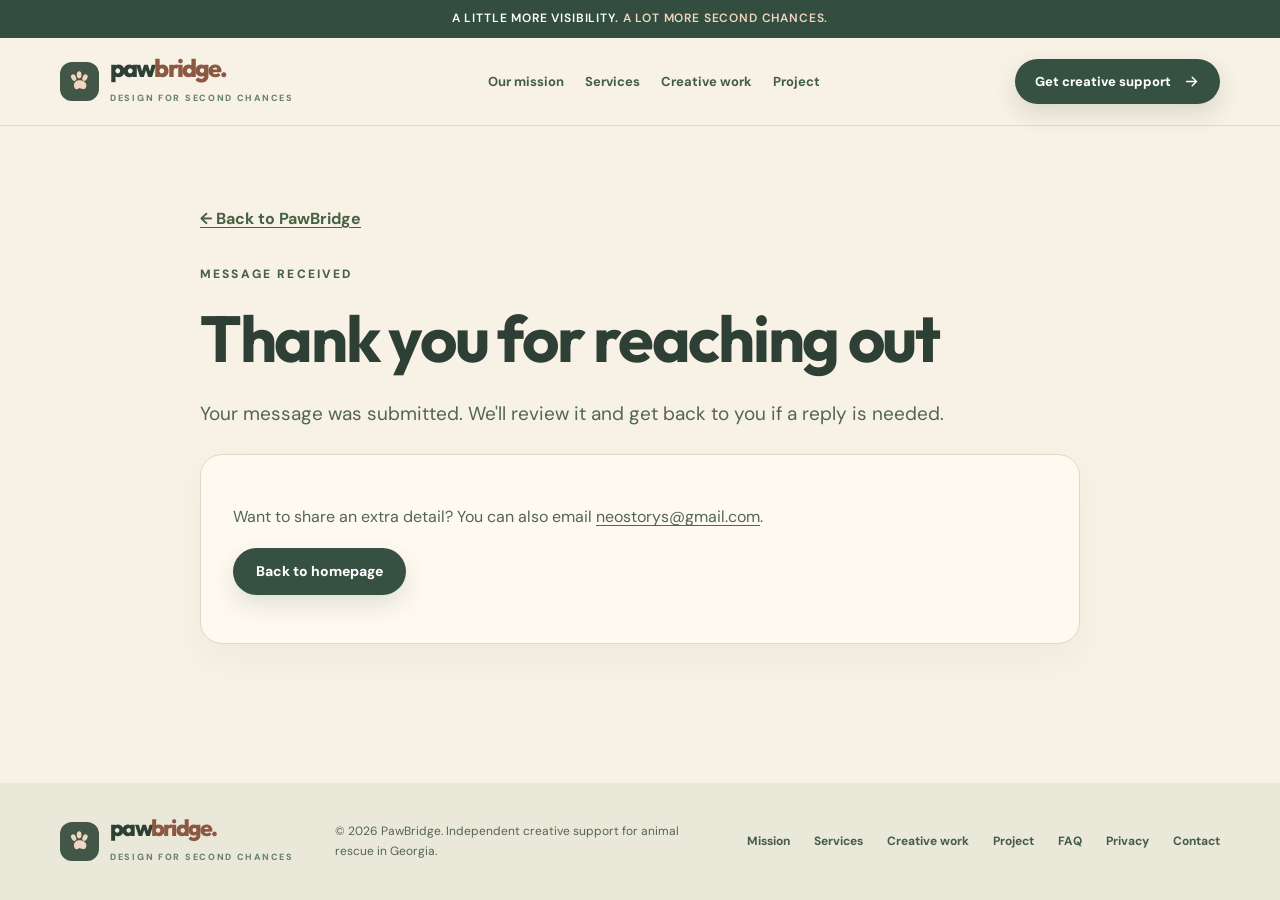
<file: thanks.html>
<!doctype html>
<html lang="en">
<head>
<meta charset="utf-8">
<meta name="viewport" content="width=device-width, initial-scale=1">
<meta name="theme-color" content="#f8f1e5">
<meta name="description" content="PawBridge form submission confirmation.">
<title>Thank you for reaching out | PawBridge Georgia</title>
<link rel="icon" href="/assets/favicon.svg" type="image/svg+xml">
<link rel="preconnect" href="https://fonts.googleapis.com">
<link rel="preconnect" href="https://fonts.gstatic.com" crossorigin>
<link href="https://fonts.googleapis.com/css2?family=DM+Sans:wght@400;500;600;700&family=Outfit:wght@400;500;600;700;800&display=swap" rel="stylesheet">
<link rel="stylesheet" href="/assets/css/tokens.css">
<link rel="stylesheet" href="/assets/css/site.css">
<link rel="stylesheet" href="/assets/css/pages.css">
<link rel="stylesheet" href="/assets/css/theme.css">
<meta name="robots" content="noindex,follow">
</head><body>
<a class="sr-only" href="#main">Skip to content</a>
<div class="announcement">A LITTLE MORE VISIBILITY. <span>A LOT MORE SECOND CHANCES.</span></div>
<header class="header">
  <div class="container header-inner">
    <a class="brand" href="/" aria-label="PawBridge home"><span class="brand-icon" aria-hidden="true"><svg viewBox="0 0 64 64"><ellipse cx="17" cy="22" rx="6" ry="9" transform="rotate(-25 17 22)"/><ellipse cx="31" cy="15" rx="6" ry="9"/><ellipse cx="46" cy="22" rx="6" ry="9" transform="rotate(25 46 22)"/><path d="M32 29 C18 28 15 43 20 49 C26 56 31 48 33 49 C39 49 43 55 48 48 C54 40 44 28 32 29Z"/></svg></span><span><span class="brand-word">paw<span>bridge.</span></span><span class="brand-small">DESIGN FOR SECOND CHANCES</span></span></a>
    <nav class="desktop-nav" aria-label="Main navigation"><a href="/mission.html">Our mission</a><a href="/services.html">Services</a><a href="/work.html">Creative work</a><a href="/project.html">Project</a></nav>
    <div class="header-actions">
      <a class="button primary" href="/#contact">Get creative support <svg viewBox="0 0 24 24" fill="none" stroke="currentColor" stroke-width="2" stroke-linecap="round" aria-hidden="true"><path d="M5 12h14m-6-6 6 6-6 6"/></svg></a>
      <button class="menu-toggle" type="button" aria-label="Open menu" aria-controls="mobile-nav" aria-expanded="false"><svg viewBox="0 0 24 24" fill="none" stroke="currentColor" stroke-width="2" stroke-linecap="round" aria-hidden="true"><path d="M4 7h16M4 12h16M4 17h16"/></svg></button>
    </div>
  </div>
  <nav class="mobile-nav" id="mobile-nav" aria-label="Mobile navigation"><a href="/mission.html">Our mission</a><a href="/services.html">Services</a><a href="/work.html">Creative work</a><a href="/project.html">Project</a><a href="/#contact">Get creative support</a><a href="/faq.html">FAQ</a></nav>
</header>
<main id="main" class="site-page"><a href="/" class="page-back">← Back to PawBridge</a><span class="overline">MESSAGE RECEIVED</span><h1>Thank you for reaching out</h1><p class="lead">Your message was submitted. We'll review it and get back to you if a reply is needed.</p><div class="page-panel"><p>Want to share an extra detail? You can also email <a href="mailto:neostorys@gmail.com">neostorys@gmail.com</a>.</p><p><a class="button primary" href="/">Back to homepage</a></p></div></main><footer class="footer">
 <div class="container footer-inner">
   <a class="brand" href="/" aria-label="PawBridge home"><span class="brand-icon" aria-hidden="true"><svg viewBox="0 0 64 64"><ellipse cx="17" cy="22" rx="6" ry="9" transform="rotate(-25 17 22)"/><ellipse cx="31" cy="15" rx="6" ry="9"/><ellipse cx="46" cy="22" rx="6" ry="9" transform="rotate(25 46 22)"/><path d="M32 29 C18 28 15 43 20 49 C26 56 31 48 33 49 C39 49 43 55 48 48 C54 40 44 28 32 29Z"/></svg></span><span><span class="brand-word">paw<span>bridge.</span></span><span class="brand-small">DESIGN FOR SECOND CHANCES</span></span></a>
   <div class="footer-small">© <span id="year">2026</span> PawBridge. Independent creative support for animal rescue in Georgia.</div>
   <nav class="footer-right" aria-label="Footer navigation"><a href="/mission.html">Mission</a><a href="/services.html">Services</a><a href="/work.html">Creative work</a><a href="/project.html">Project</a><a href="/faq.html">FAQ</a><a href="/privacy.html">Privacy</a><a href="/#contact">Contact</a></nav>
 </div>
</footer><script defer src="/assets/js/site.js"></script></body></html>
</file>
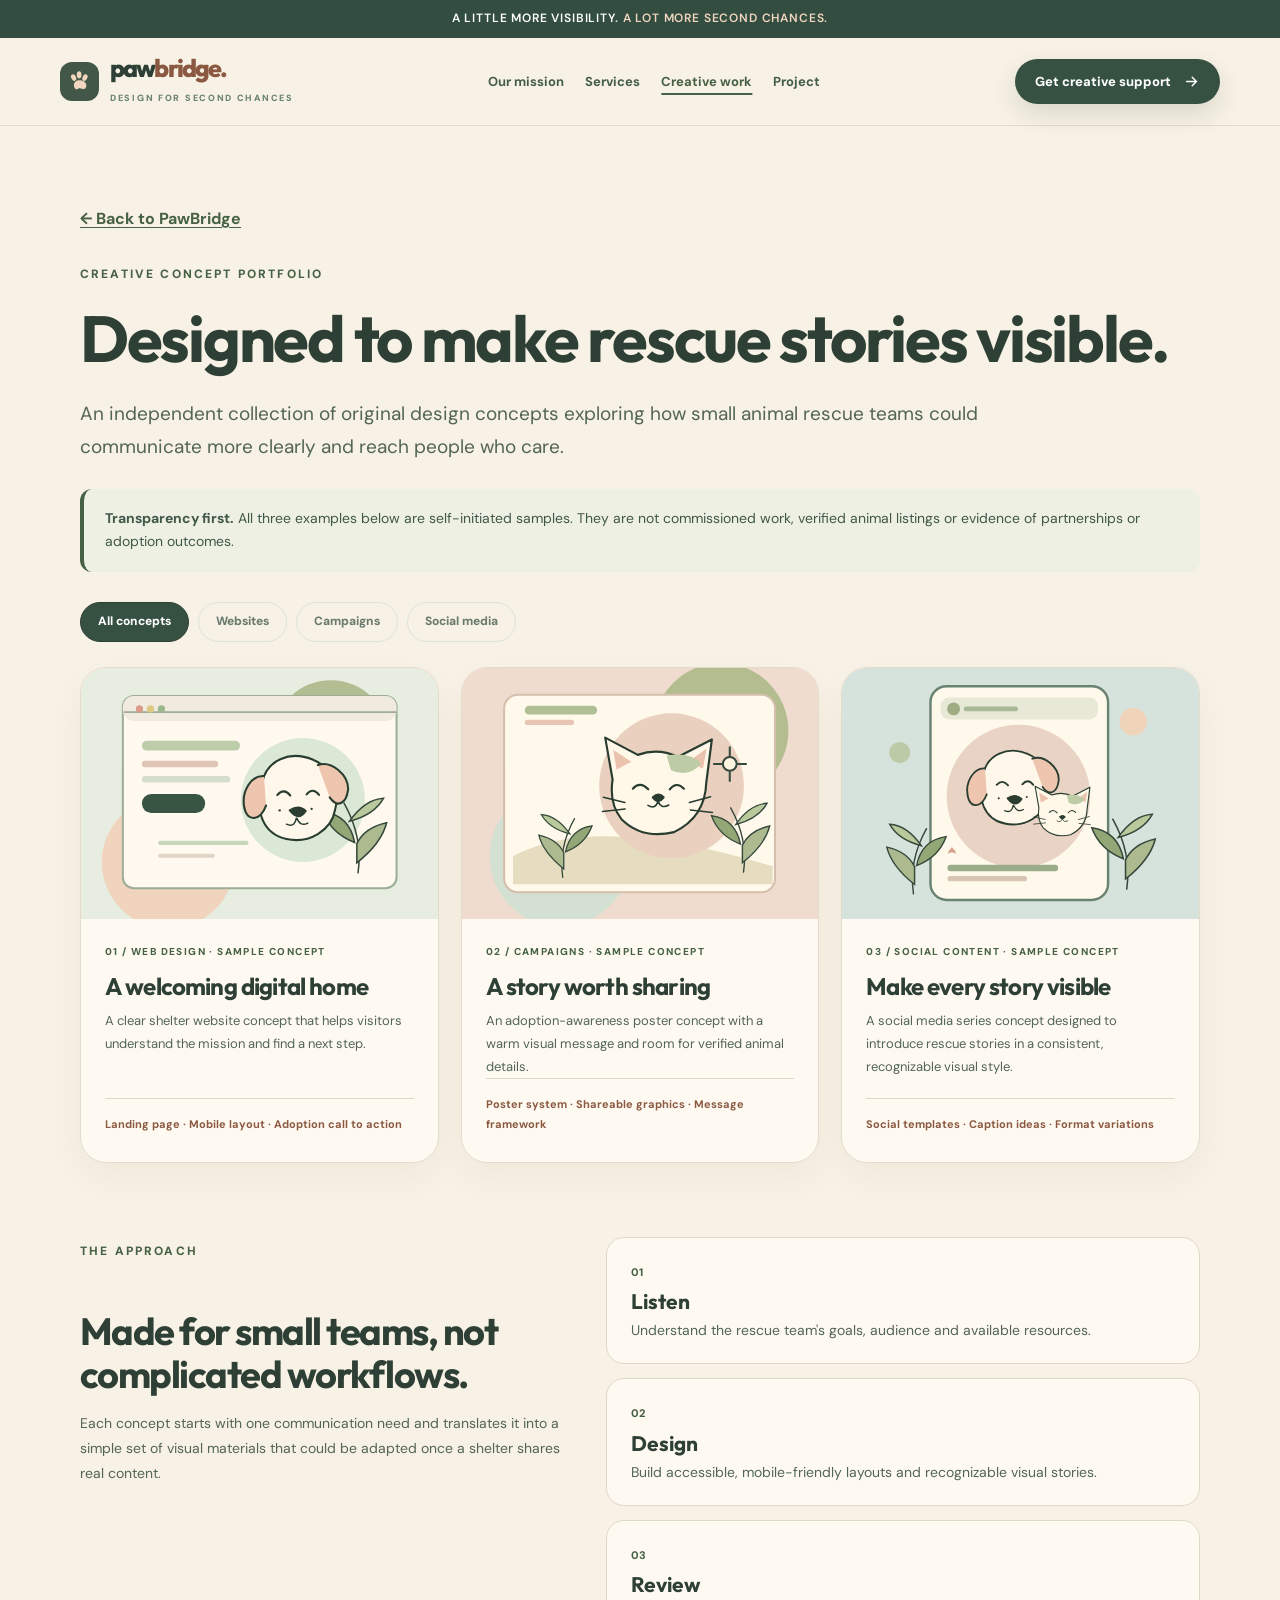
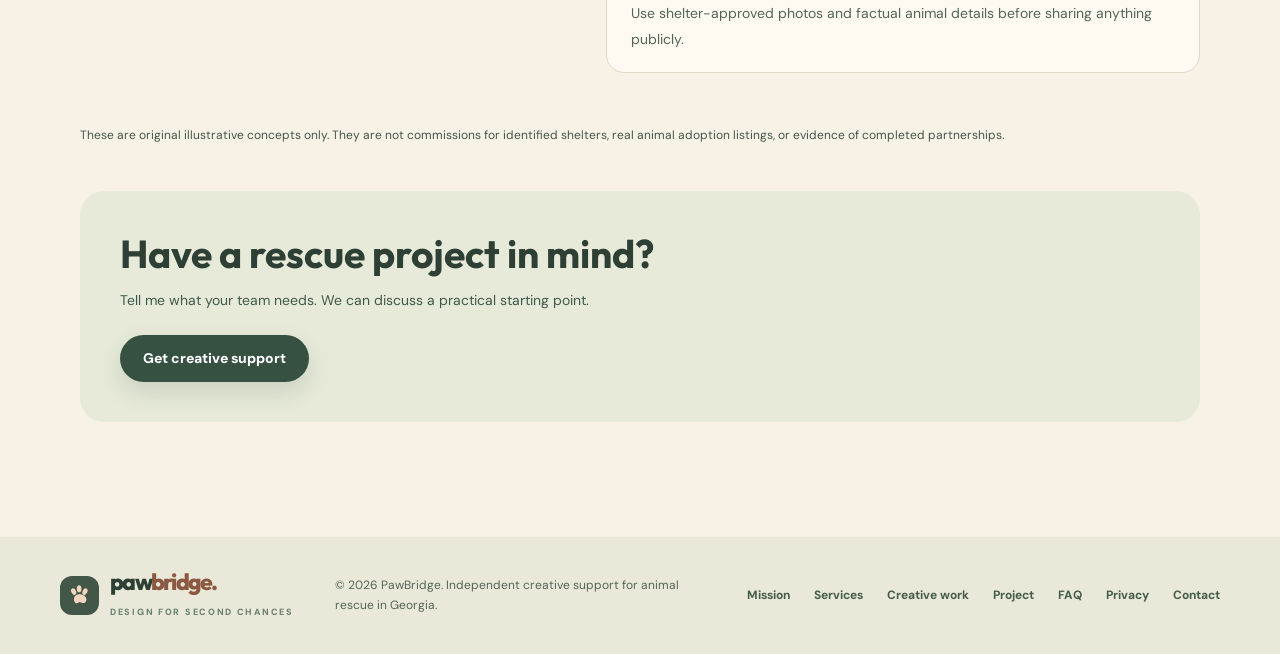
<file: work.html>
<!doctype html>
<html lang="en">
<head>
<meta charset="utf-8">
<meta name="viewport" content="width=device-width, initial-scale=1">
<meta name="theme-color" content="#f8f1e5">
<meta name="description" content="Explore PawBridge concept work: sample shelter websites, adoption campaign graphics and social content designed for animal rescue communication.">
<title>Creative work | PawBridge Georgia</title>
<link rel="icon" href="/assets/favicon.svg" type="image/svg+xml">
<link rel="preconnect" href="https://fonts.googleapis.com">
<link rel="preconnect" href="https://fonts.gstatic.com" crossorigin>
<link href="https://fonts.googleapis.com/css2?family=DM+Sans:wght@400;500;600;700&family=Outfit:wght@400;500;600;700;800&display=swap" rel="stylesheet">
<link rel="stylesheet" href="/assets/css/tokens.css">
<link rel="stylesheet" href="/assets/css/site.css">
<link rel="stylesheet" href="/assets/css/pages.css">
<link rel="stylesheet" href="/assets/css/theme.css">
<link rel="canonical" href="https://pawbridge-georgia.netlify.app/work.html">
</head><body>
<a class="sr-only" href="#main">Skip to content</a>
<div class="announcement">A LITTLE MORE VISIBILITY. <span>A LOT MORE SECOND CHANCES.</span></div>
<header class="header">
  <div class="container header-inner">
    <a class="brand" href="/" aria-label="PawBridge home"><span class="brand-icon" aria-hidden="true"><svg viewBox="0 0 64 64"><ellipse cx="17" cy="22" rx="6" ry="9" transform="rotate(-25 17 22)"/><ellipse cx="31" cy="15" rx="6" ry="9"/><ellipse cx="46" cy="22" rx="6" ry="9" transform="rotate(25 46 22)"/><path d="M32 29 C18 28 15 43 20 49 C26 56 31 48 33 49 C39 49 43 55 48 48 C54 40 44 28 32 29Z"/></svg></span><span><span class="brand-word">paw<span>bridge.</span></span><span class="brand-small">DESIGN FOR SECOND CHANCES</span></span></a>
    <nav class="desktop-nav" aria-label="Main navigation"><a href="/mission.html">Our mission</a><a href="/services.html">Services</a><a href="/work.html" aria-current="page">Creative work</a><a href="/project.html">Project</a></nav>
    <div class="header-actions">
      <a class="button primary" href="/#contact">Get creative support <svg viewBox="0 0 24 24" fill="none" stroke="currentColor" stroke-width="2" stroke-linecap="round" aria-hidden="true"><path d="M5 12h14m-6-6 6 6-6 6"/></svg></a>
      <button class="menu-toggle" type="button" aria-label="Open menu" aria-controls="mobile-nav" aria-expanded="false"><svg viewBox="0 0 24 24" fill="none" stroke="currentColor" stroke-width="2" stroke-linecap="round" aria-hidden="true"><path d="M4 7h16M4 12h16M4 17h16"/></svg></button>
    </div>
  </div>
  <nav class="mobile-nav" id="mobile-nav" aria-label="Mobile navigation"><a href="/mission.html">Our mission</a><a href="/services.html">Services</a><a href="/work.html" aria-current="page">Creative work</a><a href="/project.html">Project</a><a href="/#contact">Get creative support</a><a href="/faq.html">FAQ</a></nav>
</header>
<main id="main" class="site-page portfolio-page">
<a class="page-back" href="/">← Back to PawBridge</a>
<span class="overline">CREATIVE CONCEPT PORTFOLIO</span>
<h1>Designed to make rescue stories visible.</h1>
<p class="lead">An independent collection of original design concepts exploring how small animal rescue teams could communicate more clearly and reach people who care.</p>
<div class="portfolio-disclosure"><strong>Transparency first.</strong> All three examples below are self-initiated samples. They are not commissioned work, verified animal listings or evidence of partnerships or adoption outcomes.</div>
<div class="filter-group" role="group" aria-label="Filter creative concepts"><button type="button" class="filter active" data-filter="all" aria-pressed="true">All concepts</button><button type="button" class="filter" data-filter="website" aria-pressed="false">Websites</button><button type="button" class="filter" data-filter="campaign" aria-pressed="false">Campaigns</button><button type="button" class="filter" data-filter="social" aria-pressed="false">Social media</button></div>
<div class="concept-grid"><article class="work-item concept-card" data-category="website">
 <div class="concept-preview"><img loading="lazy" src="/assets/concepts/website-concept.svg" alt="Illustrated website concept featuring a friendly dog inside a mock browser" width="880" height="620"></div>
 <div class="concept-detail"><span class="concept-kicker">01 / WEB DESIGN · SAMPLE CONCEPT</span><h3>A welcoming digital home</h3><p>A clear shelter website concept that helps visitors understand the mission and find a next step.</p><p class="concept-deliverables">Landing page · Mobile layout · Adoption call to action</p></div>
 </article>
<article class="work-item concept-card" data-category="campaign">
 <div class="concept-preview"><img loading="lazy" src="/assets/concepts/campaign-concept.svg" alt="Pastel illustrated campaign concept featuring a smiling cat and botanical leaves" width="880" height="620"></div>
 <div class="concept-detail"><span class="concept-kicker">02 / CAMPAIGNS · SAMPLE CONCEPT</span><h3>A story worth sharing</h3><p>An adoption-awareness poster concept with a warm visual message and room for verified animal details.</p><p class="concept-deliverables">Poster system · Shareable graphics · Message framework</p></div>
 </article>
<article class="work-item concept-card" data-category="social">
 <div class="concept-preview"><img loading="lazy" src="/assets/concepts/social-concept.svg" alt="Original dog and cat illustrated social-media concept with botanical framing" width="880" height="620"></div>
 <div class="concept-detail"><span class="concept-kicker">03 / SOCIAL CONTENT · SAMPLE CONCEPT</span><h3>Make every story visible</h3><p>A social media series concept designed to introduce rescue stories in a consistent, recognizable visual style.</p><p class="concept-deliverables">Social templates · Caption ideas · Format variations</p></div>
 </article></div>
<section class="portfolio-explain"><div class="portfolio-intro"><span class="overline">THE APPROACH</span><h2>Made for small teams, not complicated workflows.</h2><p>Each concept starts with one communication need and translates it into a simple set of visual materials that could be adapted once a shelter shares real content.</p></div>
<div class="portfolio-steps"><article><span>01</span><h3>Listen</h3><p>Understand the rescue team's goals, audience and available resources.</p></article>
<article><span>02</span><h3>Design</h3><p>Build accessible, mobile-friendly layouts and recognizable visual stories.</p></article>
<article><span>03</span><h3>Review</h3><p>Use shelter-approved photos and factual animal details before sharing anything publicly.</p></article></div></section>
<p class="work-disclaimer">These are original illustrative concepts only. They are not commissions for identified shelters, real animal adoption listings, or evidence of completed partnerships.</p>
<div class="portfolio-next"><h2>Have a rescue project in mind?</h2><p>Tell me what your team needs. We can discuss a practical starting point.</p><a class="button primary" href="/#contact">Get creative support</a></div>
</main><footer class="footer">
 <div class="container footer-inner">
   <a class="brand" href="/" aria-label="PawBridge home"><span class="brand-icon" aria-hidden="true"><svg viewBox="0 0 64 64"><ellipse cx="17" cy="22" rx="6" ry="9" transform="rotate(-25 17 22)"/><ellipse cx="31" cy="15" rx="6" ry="9"/><ellipse cx="46" cy="22" rx="6" ry="9" transform="rotate(25 46 22)"/><path d="M32 29 C18 28 15 43 20 49 C26 56 31 48 33 49 C39 49 43 55 48 48 C54 40 44 28 32 29Z"/></svg></span><span><span class="brand-word">paw<span>bridge.</span></span><span class="brand-small">DESIGN FOR SECOND CHANCES</span></span></a>
   <div class="footer-small">© <span id="year">2026</span> PawBridge. Independent creative support for animal rescue in Georgia.</div>
   <nav class="footer-right" aria-label="Footer navigation"><a href="/mission.html">Mission</a><a href="/services.html">Services</a><a href="/work.html" aria-current="page">Creative work</a><a href="/project.html">Project</a><a href="/faq.html">FAQ</a><a href="/privacy.html">Privacy</a><a href="/#contact">Contact</a></nav>
 </div>
</footer><script defer src="/assets/js/site.js"></script></body></html>
</file>
<file: assets/css/tokens.css>
/* PawBridge 2.1 • Single source of design tokens.
   Contrast-tested foregrounds on the cream and paper surfaces. */
:root {
  --ink:#2e4035;
  --ink2:#40584a;
  --muted:#526557;
  --cream:#f8f1e5;
  --paper:#fffaf1;
  --peach:#f0d6c4;
  --coral:#9f5947;
  --yellow:#e9dfbc;
  --sage:#d9e2cc;
  --line:#e1d7c7;
  --brand-accent:#466143;
  --brand-clay:#8b5942;
  --radius:24px;
  --shadow:0 22px 54px rgba(45,62,50,.09);
  font-synthesis:none;
}
</file>
<file: assets/css/site.css>
*,*::before,*::after{box-sizing:border-box}html{scroll-behavior:smooth;scroll-padding-top:90px}body{margin:0;background:var(--cream);color:var(--ink);font-family:'DM Sans',Arial,sans-serif;font-size:16px;line-height:1.65;-webkit-font-smoothing:antialiased}a{color:inherit;text-decoration:none}button,input,select,textarea{font:inherit}button{cursor:pointer}img,svg{display:block;max-width:100%}::selection{background:#f5ab93;color:#203d34}:focus-visible{outline:3px solid var(--coral);outline-offset:4px} .container{max-width:1220px;margin:0 auto;padding:0 30px}.sr-only{position:absolute;width:1px;height:1px;clip:rect(0,0,0,0);overflow:hidden;white-space:nowrap}.eyebrow{display:inline-flex;align-items:center;gap:10px;font-weight:800;text-transform:uppercase;letter-spacing:.18em;font-size:11px;color:#52745d}.eyebrow .dot{display:inline-block;width:7px;height:7px;background:var(--coral);border-radius:50%}.section-heading{font-family:'Outfit',sans-serif;font-weight:700;line-height:1.12;letter-spacing:-.052em;font-size:clamp(34px,4.4vw,62px);margin:16px 0 20px}.section-sub{color:var(--muted);max-width:570px;font-size:17px;line-height:1.85}.button{display:inline-flex;align-items:center;justify-content:center;gap:12px;border:1px solid transparent;border-radius:999px;padding:14px 22px;font-weight:800;font-size:14px;line-height:1.2;transition:transform .25s,background .25s,box-shadow .25s;white-space:nowrap}.button:hover{transform:translateY(-3px)}.button.primary{background:var(--ink);color:white;box-shadow:0 10px 24px rgba(28,61,49,.14)}.button.primary:hover{background:#35584a;box-shadow:0 14px 28px rgba(28,61,49,.2)}.button.secondary{background:transparent;border-color:#b8cabe;color:var(--ink)}.button.secondary:hover{background:#e9eee5}.button.light{background:var(--paper);color:var(--ink)}.button svg{width:17px;height:17px;flex-shrink:0}
    .announcement{background:#243f35;color:#fff;text-align:center;font-size:12px;font-weight:600;letter-spacing:.07em;padding:9px 20px}.announcement span{color:#ffc5a5}
    .header{height:88px;position:sticky;top:0;z-index:30;background:rgba(248,247,241,.95);backdrop-filter:blur(16px);border-bottom:1px solid rgba(220,230,219,.72)}.header-inner{height:100%;display:flex;align-items:center;justify-content:space-between;gap:28px}.brand{display:flex;align-items:center;gap:11px;flex-shrink:0}.brand-icon{width:39px;height:39px;display:grid;place-items:center;border-radius:12px;background:var(--ink)}.brand-icon svg{width:25px;height:25px;fill:#f3ab8d}.brand-word{font:800 25px/.9 'Outfit',sans-serif;letter-spacing:-.075em}.brand-word span{color:var(--coral)}.brand-small{font-size:9px;letter-spacing:.19em;display:block;color:#688172;font-weight:800;margin-top:6px}.desktop-nav{display:flex;align-items:center;gap:33px}.desktop-nav a{font-size:13px;font-weight:700;color:#52685b;transition:color .2s}.desktop-nav a:hover{color:var(--coral)}.header-actions{display:flex;align-items:center;gap:12px}.header-actions .button{padding:13px 19px}.menu-toggle{display:none;border:1px solid #d4ded4;background:#fff;border-radius:12px;width:44px;height:44px;align-items:center;justify-content:center}.menu-toggle svg{width:24px;height:24px}.mobile-nav{display:none}
    .hero{padding:74px 0 95px;overflow:hidden}.hero-grid{display:grid;grid-template-columns:1.02fr .98fr;gap:63px;align-items:center}.hero-copy{padding:10px 0 0}.hero-tag{display:inline-flex;align-items:center;gap:8px;border:1px solid #d8e4d7;background:#fff;border-radius:100px;font-size:11px;letter-spacing:.1em;font-weight:800;color:#54755d;text-transform:uppercase;padding:10px 15px}.hero-tag:before{content:'✳';color:var(--coral);font-size:15px;line-height:1}.hero h1{font:800 clamp(53px,6.5vw,93px)/1.025 'Outfit',sans-serif;letter-spacing:-.076em;margin:27px 0 28px}.hero h1 span{color:var(--coral);display:block}.hero-desc{color:#607267;max-width:540px;font-size:17px;line-height:1.9;margin:0 0 32px}.hero-buttons{display:flex;gap:12px;flex-wrap:wrap}.hero-mini{display:flex;align-items:center;gap:11px;margin-top:41px;color:#728173;font-size:12px;font-weight:700}.hero-mini svg{width:20px;height:20px;color:#e8a17e;flex:none}.hero-mini strong{color:var(--ink)}
    .hero-art{position:relative;min-width:0}.hero-frame{height:580px;position:relative;border-radius:35px;overflow:hidden;background:#dae6d1;box-shadow:var(--shadow)}.hero-frame>img{width:100%;height:100%;object-fit:cover}.hero-top-note,.hero-bottom-note{position:absolute;background:#fffefb;box-shadow:0 13px 40px rgba(29,57,42,.12);z-index:2;display:flex;align-items:center;gap:11px}.hero-top-note{right:-24px;top:42px;border-radius:15px;padding:14px 19px;transform:rotate(6deg)}.hero-top-note svg{width:26px;height:26px;color:var(--coral)}.hero-top-note p,.hero-bottom-note p{margin:0;font-size:12px;line-height:1.35;font-weight:800}.hero-top-note span,.hero-bottom-note span{display:block;font-weight:500;color:#758575;font-size:11px}.hero-bottom-note{left:-28px;bottom:37px;border-radius:17px;padding:13px 20px;transform:rotate(-5deg)}.hero-bottom-note .heart{background:#fce7dc;width:39px;height:39px;border-radius:11px;display:grid;place-items:center;color:#dd886c;font-size:23px}.hero-spark{position:absolute;left:-37px;top:60px;font-size:50px;color:var(--coral);transform:rotate(-14deg);z-index:2}
    .ribbon{background:#f3df9e;padding:21px 0;border-top:1px solid #ebd68d;border-bottom:1px solid #ebd68d;overflow:hidden}.ribbon-inner{display:flex;align-items:center;justify-content:space-between;gap:12px;white-space:nowrap;color:#4a533c;font-size:11px;font-weight:800;letter-spacing:.14em;text-transform:uppercase}.ribbon-star{color:#bd735b;font-size:22px;line-height:1}
    .about{padding:135px 0 122px}.about-grid{display:grid;grid-template-columns:.38fr .62fr;gap:80px}.about-aside{padding-top:10px}.about-aside p{color:#718477;font-size:14px;line-height:1.85;max-width:205px}.mission-quote{font:700 clamp(34px,4.6vw,62px)/1.19 'Outfit',sans-serif;letter-spacing:-.048em;margin:0 0 28px}.mission-quote em{font-style:normal;color:var(--coral)}.about-body{display:grid;grid-template-columns:1fr 1fr;gap:40px}.about-body p{margin:0;color:#6c7c70;line-height:1.9;font-size:14px}.about-body strong{color:var(--ink)}
    .services{background:#eaf0e8;padding:109px 0 122px}.services-top{display:flex;justify-content:space-between;align-items:end;gap:50px;margin-bottom:44px}.services-top .section-heading{max-width:630px}.services-top .section-sub{max-width:345px;margin:0 0 9px;font-size:15px}.service-grid{display:grid;grid-template-columns:repeat(3,1fr);gap:20px}.service-card{background:var(--paper);border:1px solid #e0e8db;border-radius:23px;padding:34px 34px 31px;min-height:345px;transition:transform .25s,box-shadow .25s}.service-card:hover{transform:translateY(-6px);box-shadow:var(--shadow)}.service-icon{width:58px;height:58px;border-radius:18px;display:grid;place-items:center;margin-bottom:37px}.service-card:nth-child(1) .service-icon{background:#ffe8d8;color:#c87655}.service-card:nth-child(2) .service-icon{background:#e1e8ce;color:#65835d}.service-card:nth-child(3) .service-icon{background:#fae7b6;color:#a58b42}.service-icon svg{width:28px;height:28px}.service-label{font-size:11px;letter-spacing:.12em;font-weight:800;color:#9aab9a}.service-card h3{font:700 25px/1.18 'Outfit',sans-serif;letter-spacing:-.04em;margin:10px 0 14px}.service-card p{font-size:14px;color:#718173;line-height:1.85;margin:0}.services-foot{margin-top:25px;display:flex;align-items:center;gap:11px;font-size:13px;color:#64796a}.services-foot svg{width:17px;height:17px;color:#668b6f}
    .work{padding:125px 0 135px}.work-heading{display:flex;align-items:end;justify-content:space-between;gap:30px;margin-bottom:38px}.work-heading .section-heading{margin-bottom:10px}.work-heading .section-sub{font-size:15px;margin:0}.work-note{display:inline-flex;align-items:center;gap:9px;background:#edf0e6;border:1px solid #e0e9dc;border-radius:40px;font-size:12px;font-weight:800;padding:9px 13px;white-space:nowrap;color:#637c65}.work-note span{width:7px;height:7px;background:#7c9a75;border-radius:100%}.filter-group{display:flex;align-items:center;gap:9px;flex-wrap:wrap;margin-bottom:25px}.filter{border:1px solid #dce4d9;background:transparent;color:#6a7a6e;border-radius:40px;font-size:12px;font-weight:800;padding:9px 17px;transition:all .2s}.filter:hover{border-color:#9cb39e}.filter.active{background:var(--ink);color:white;border-color:var(--ink)}.work-grid{display:grid;grid-template-columns:1.14fr .86fr;gap:22px}.work-item{border-radius:27px;overflow:hidden;background:#fff;box-shadow:0 10px 30px rgba(35,66,43,.055)}.work-item[hidden]{display:none!important}.work-item.wide{grid-row:span 2}.work-art{position:relative;overflow:hidden}.work-item.wide .work-art{height:565px;background:#dce9de;padding:34px 48px}.mock-browser{background:#fff;border-radius:17px 17px 0 0;box-shadow:0 18px 45px rgba(45,65,44,.12);height:100%;overflow:hidden;max-width:555px;margin:auto}.mock-top{height:36px;background:#fff;display:flex;align-items:center;gap:5px;padding:0 16px;border-bottom:1px solid #eef0e8}.mock-top span{width:7px;height:7px;background:#ebc4b8;border-radius:50%}.mock-top span:nth-child(2){background:#f3dcac}.mock-top span:nth-child(3){background:#c2d5bd}.mock-url{margin:auto;font-size:9px;color:#839287;background:#f5f7f1;padding:3px 43px;border-radius:7px}.mock-site{padding:22px 28px;background:#fcfbf7;height:calc(100% - 36px)}.mock-nav{display:flex;align-items:center;justify-content:space-between;margin-bottom:28px}.mock-logo{font:800 16px 'Outfit';color:#40624e}.mock-links{font-size:8px;color:#8f9e92;letter-spacing:.07em}.mock-inner{display:grid;grid-template-columns:.95fr 1.05fr;gap:13px;align-items:center}.mock-inner h3{font:800 clamp(23px,3vw,44px)/1.05 'Outfit';letter-spacing:-.06em;margin:12px 0;color:#2c4b3a}.mock-inner h3 span{color:#e78366}.mock-inner p{font-size:10px;line-height:1.6;color:#77917e}.mock-tag{font-size:8px;background:#e2eecf;color:#506a46;padding:5px 8px;display:inline-block;border-radius:8px;font-weight:800;letter-spacing:.1em}.mock-btn{display:inline-block;background:#304f40;color:#fff;font-size:9px;font-weight:800;padding:8px 12px;border-radius:30px;margin-top:12px}.mock-inner img{height:220px;width:100%;object-fit:cover;border-radius:90px 90px 20px 20px}.mock-bottom{display:grid;grid-template-columns:repeat(3,1fr);gap:10px;margin-top:24px}.mock-bottom div{height:75px;background:#f1ece1;border-radius:9px}.mock-bottom div:nth-child(2){background:#d8e8d8}.mock-bottom div:nth-child(3){background:#f7e6d2}
    .work-item.small .work-art{height:243px}.campaign-art{background:#f9d9c7;display:flex;align-items:center;justify-content:space-between;padding:22px 20px 0 33px}.campaign-art .poster-text{align-self:center;z-index:1}.campaign-art .poster-text span{font-size:10px;font-weight:800;letter-spacing:.12em;color:#a25440}.campaign-art .poster-text b{display:block;font:800 35px/.98 'Outfit';letter-spacing:-.07em;color:#704a40;margin-top:12px}.campaign-art img{width:48%;height:100%;align-self:end;object-fit:cover;object-position:top;border-radius:135px 135px 0 0}.social-art{background:#dedbeb;display:flex;align-items:center;padding:23px 36px;gap:19px}.social-art img{height:188px;width:173px;object-fit:cover;border-radius:14px;box-shadow:0 11px 25px rgba(58,51,88,.13)}.social-text{font:800 35px/1.04 'Outfit';letter-spacing:-.065em;color:#3b4167}.social-text span{display:block;color:#d67669}.work-caption{display:flex;justify-content:space-between;gap:13px;padding:23px 27px 25px;align-items:start}.work-caption h3{font:700 19px/1.22 'Outfit';letter-spacing:-.025em;margin:0 0 4px}.work-caption p{font-size:12px;color:#839084;margin:0}.work-caption .work-arrow{border:1px solid #dfe7dd;border-radius:50%;width:33px;height:33px;display:grid;place-items:center;flex-shrink:0}.work-arrow svg{width:16px;height:16px}.work-disclaimer{margin:23px 0 0;color:#8a988c;font-size:12px}
    .process{padding:117px 0;background:#fffefb}.process-layout{display:grid;grid-template-columns:.38fr .62fr;gap:95px}.process-layout .section-heading{font-size:clamp(35px,4vw,54px)}.process-list{border-top:1px solid #dce5db}.process-step{display:grid;grid-template-columns:60px 1fr;gap:20px;padding:29px 0;border-bottom:1px solid #dce5db}.process-step .number{font:800 13px 'Outfit';color:#de907d;padding-top:8px}.process-step h3{font:700 23px 'Outfit';letter-spacing:-.04em;margin:0 0 6px}.process-step p{color:#77877b;font-size:14px;margin:0;max-width:470px;line-height:1.8}
    .statement{padding:96px 0}.statement-card{background:#244136;color:#fff;min-height:365px;border-radius:30px;position:relative;overflow:hidden;padding:64px 73px;display:flex;align-items:center;justify-content:space-between;gap:60px}.statement-card:before{content:'';width:490px;height:490px;border:80px solid rgba(243,216,141,.09);border-radius:50%;position:absolute;right:-170px;top:-95px}.statement-content{position:relative;z-index:1}.statement h2{font:700 clamp(36px,4.4vw,60px)/1.12 'Outfit';letter-spacing:-.055em;max-width:760px;margin:0 0 26px}.statement h2 em{font-style:normal;color:#f2bf9d}.statement-card .button{flex:none;position:relative;z-index:1}.statement-paw{position:absolute;right:90px;bottom:27px;font-size:90px;color:rgba(255,255,255,.07);transform:rotate(-24deg)}
    .contact{padding:90px 0 128px}.contact-layout{display:grid;grid-template-columns:1fr 1fr;gap:110px}.contact .section-heading{max-width:540px}.contact-info{margin-top:42px;display:grid;gap:15px}.info-row{display:flex;align-items:center;gap:15px;font-size:14px;color:#69796d}.info-icon{width:38px;height:38px;background:#e9eee4;border-radius:12px;display:grid;place-items:center;color:#537960;flex:none}.info-icon svg{width:18px;height:18px}.info-row strong{color:#354c3e}.contact-box{background:var(--paper);border:1px solid var(--line);border-radius:25px;padding:35px 38px;box-shadow:0 12px 32px rgba(50,60,39,.04)}.contact-box h3{font:700 27px/1.2 'Outfit';letter-spacing:-.04em;margin:0 0 6px}.contact-box>p{font-size:13px;color:#7f8b7e;margin:0 0 27px}.form-grid{display:grid;grid-template-columns:1fr 1fr;gap:17px}.field{display:flex;flex-direction:column;gap:7px;margin-bottom:18px}.field label{font-size:12px;font-weight:800;color:#3d5547}.field input,.field select,.field textarea{border:1px solid #dce5db;border-radius:11px;background:#fbfcf7;width:100%;padding:12px 13px;outline:none;color:#314e3d;font-size:13px;transition:border-color .2s,box-shadow .2s}.field input:focus,.field select:focus,.field textarea:focus{border-color:#95b299;box-shadow:0 0 0 3px #e4f0e1}.field textarea{min-height:111px;resize:vertical}.contact-box .button{width:100%;margin-top:3px}.form-note{font-size:11px;line-height:1.5;color:#879588;margin:14px 0 0}.form-feedback{display:none;border-radius:10px;background:#eef3e9;color:#47684d;font-size:12px;padding:13px 15px;margin-top:15px}.form-feedback.is-visible{display:block}
    .footer{background:#e8eee5;padding:35px 0}.footer-inner{display:flex;justify-content:space-between;align-items:center;gap:25px}.footer .brand-word{font-size:23px}.footer-small{font-size:12px;color:#768577}.footer-right{display:flex;align-items:center;gap:24px;font-size:12px;font-weight:700;color:#5a705f}.footer-right a:hover{color:var(--coral)}
    @media(max-width:1080px){.desktop-nav{gap:18px}.hero-grid{gap:35px}.hero-frame{height:525px}.hero h1{font-size:clamp(53px,6.3vw,75px)}.about-grid{gap:40px}.contact-layout{gap:55px}.statement-card{padding:55px}.work-item.wide .work-art{padding:29px}.social-text{font-size:28px}.social-art{gap:12px;padding:18px}.social-art img{width:145px}}
    @media(max-width:850px){.header{height:76px}.desktop-nav,.header-actions .button{display:none}.menu-toggle{display:flex}.mobile-nav{display:block;position:absolute;top:76px;left:0;right:0;background:var(--cream);border-bottom:1px solid var(--line);box-shadow:0 20px 30px rgba(0,0,0,.07);padding:15px 30px 28px;opacity:0;visibility:hidden;transform:translateY(-8px);transition:.2s}.mobile-nav.open{opacity:1;visibility:visible;transform:translateY(0)}.mobile-nav a{display:block;padding:10px 6px;font-weight:800}.hero{padding-top:55px}.hero-grid,.about-grid,.process-layout,.contact-layout{grid-template-columns:1fr;gap:35px}.hero-copy{max-width:680px}.hero h1{font-size:clamp(54px,10vw,88px)}.hero-frame{height:min(80vw,560px)}.hero-art{max-width:620px;margin:25px auto 0;width:90%}.hero-top-note{right:-25px}.about{padding:95px 0}.about-grid{gap:25px}.about-aside p{max-width:500px}.services-top{display:block}.services-top .section-sub{max-width:600px;margin-top:10px}.service-grid{grid-template-columns:repeat(2,1fr)}.service-card:last-child{grid-column:span 2;min-height:240px}.services{padding:90px 0}.work{padding:95px 0}.work-grid{grid-template-columns:1fr 1fr}.work-item.wide{grid-column:span 2;grid-row:auto}.work-item.wide .work-art{height:490px}.work-heading{align-items:start}.process{padding:90px 0}.process-layout{gap:22px}.statement-card{display:block}.statement-card .button{margin-top:25px}.contact-layout{gap:38px}.ribbon-inner{gap:20px;justify-content:center}.ribbon-inner span:nth-child(n+6){display:none}}
    @media(max-width:590px){.container{padding:0 21px}.header{height:70px}.mobile-nav{top:70px}.announcement{font-size:10px}.hero{padding:42px 0 64px}.hero-tag{font-size:9px;letter-spacing:.07em}.hero h1{font-size:clamp(48px,12.4vw,70px);margin:22px 0}.hero-desc{font-size:15px;line-height:1.85}.hero-buttons{flex-direction:column;align-items:stretch}.hero-buttons .button{width:100%}.hero-mini{margin-top:25px}.hero-art{width:94%;margin-top:25px}.hero-frame{height:420px;border-radius:24px}.hero-top-note{right:-17px;top:25px;padding:9px 10px}.hero-top-note p,.hero-bottom-note p{font-size:10px}.hero-top-note span,.hero-bottom-note span{font-size:9px}.hero-bottom-note{left:-15px;bottom:23px;padding:8px 11px}.hero-bottom-note .heart{height:29px;width:29px;font-size:16px}.hero-spark{left:-18px;top:25px;font-size:36px}.ribbon{padding:16px 0}.ribbon-inner{font-size:9px;gap:9px}.ribbon-inner span:nth-child(n+4){display:none}.about{padding:80px 0}.about-body{grid-template-columns:1fr;gap:17px}.mission-quote{font-size:clamp(33px,9.5vw,48px)}.services{padding:77px 0 83px}.section-heading{font-size:clamp(33px,9vw,45px)}.service-grid{grid-template-columns:1fr}.service-card{min-height:auto;padding:30px}.service-card:last-child{grid-column:auto;min-height:auto}.service-icon{margin-bottom:30px}.services-top{margin-bottom:30px}.work{padding:80px 0}.work-heading{display:block}.work-note{margin-top:17px}.work-grid{grid-template-columns:1fr}.work-item.wide{grid-column:auto}.work-item.wide .work-art{height:385px;padding:25px}.mock-site{padding:16px 17px}.mock-nav{margin-bottom:19px}.mock-inner h3{font-size:28px}.mock-inner img{height:168px}.mock-bottom{margin-top:15px}.mock-bottom div{height:50px}.work-item.small .work-art{height:240px}.campaign-art .poster-text b{font-size:31px}.social-art img{width:140px}.social-text{font-size:32px}.process{padding:76px 0}.process-step{grid-template-columns:37px 1fr;gap:12px}.statement{padding:68px 0}.statement-card{padding:44px 31px;border-radius:22px;min-height:auto}.statement h2{font-size:clamp(31px,8.7vw,44px)}.contact{padding:68px 0 85px}.contact-box{padding:28px 22px}.form-grid{grid-template-columns:1fr;gap:0}.footer-inner{flex-direction:column;align-items:start}.footer-right{gap:15px;flex-wrap:wrap}}
    @media(prefers-reduced-motion:reduce){html{scroll-behavior:auto}*,*::before,*::after{animation-duration:.01ms!important;transition-duration:.01ms!important}}
</file>
<file: assets/css/pages.css>
/* Shared pages and responsive layouts */
.site-page{max-width:940px;margin:0 auto;padding:80px 30px 115px}
.site-page .overline{display:inline-block;letter-spacing:.18em;text-transform:uppercase;font-weight:800;color:#567761;font-size:12px;margin-bottom:18px}
.site-page h1{font-family:Outfit,Arial,sans-serif;font-size:clamp(36px,6vw,65px);line-height:1.08;margin:0 0 24px;letter-spacing:-.035em}
.site-page h2{font-family:Outfit,Arial,sans-serif;font-size:clamp(23px,3vw,32px);margin:30px 0 12px}
.site-page p,.site-page li{color:var(--ink2);line-height:1.8}
.site-page a:not(.button){text-decoration:underline;text-underline-offset:3px}
.site-page .lead{font-size:19px;color:var(--muted);max-width:770px;line-height:1.75}
.page-panel{margin:24px 0;padding:32px;border:1px solid var(--line);background:var(--paper);border-radius:22px;box-shadow:var(--shadow)}
.page-panel h2:first-child{margin-top:0}
.page-stack{display:grid;grid-template-columns:repeat(2,minmax(0,1fr));gap:18px;margin:28px 0}
.page-stack .page-panel{margin:0}
.page-back{display:flex;width:fit-content;align-items:center;gap:8px;font-weight:700;margin:0 0 28px;color:var(--ink)}
.page-pill{display:inline-flex;background:var(--sage);color:var(--ink);border-radius:30px;font-size:12px;padding:5px 12px;font-weight:800;margin-right:8px}
.page-foot{border-top:1px solid var(--line);padding:32px 30px;text-align:center;color:var(--muted)}
.page-foot a{text-decoration:underline}
.form-feedback.form-error{background:#fff0e9;color:#9b3b2f;padding:12px 14px;border-radius:10px;border:1px solid #efbaa9}
.button:disabled{opacity:.65;cursor:wait}
@media(max-width:680px){.site-page{padding:54px 20px 85px}.page-panel{padding:24px}.page-stack{grid-template-columns:1fr}}

/* PawBridge 2.2: portfolio previews and internal page visual storytelling */
.concept-grid{display:grid;grid-template-columns:repeat(3,minmax(0,1fr));gap:22px}
.concept-card{border:1px solid var(--line);border-radius:26px;overflow:hidden;background:var(--paper);box-shadow:0 12px 28px rgba(48,67,54,.055);display:flex;flex-direction:column}
.concept-preview{aspect-ratio:880/620;overflow:hidden;background:#f1e8db}
.concept-preview img{display:block;width:100%;height:100%;object-fit:cover;transition:transform .35s ease}
.concept-card:hover .concept-preview img{transform:scale(1.025)}
.concept-detail{padding:25px 24px 28px;flex:1;display:flex;flex-direction:column}
.concept-kicker{font-size:10px;letter-spacing:.14em;font-weight:800;color:var(--brand-accent)}
.concept-detail h3{font:700 24px/1.18 'Outfit',sans-serif;letter-spacing:-.035em;color:var(--ink);margin:11px 0 10px}
.concept-detail p{font-size:13px;line-height:1.75;color:var(--muted);margin:0}
.concept-detail .concept-deliverables{font-size:11px;color:var(--brand-clay);font-weight:700;border-top:1px solid var(--line);padding-top:16px;margin-top:auto}
.portfolio-action{display:flex;gap:22px;align-items:center;flex-wrap:wrap;margin-top:28px}
.portfolio-action>span{font-size:12px;color:var(--muted);max-width:300px}
.portfolio-page{max-width:1180px}
.portfolio-page .lead{max-width:900px}
.portfolio-page .filter-group{margin-top:30px}
.portfolio-disclosure{background:#eef0e3;border-left:4px solid var(--brand-accent);border-radius:12px;padding:18px 21px;margin:25px 0;color:var(--ink2);font-size:14px;line-height:1.7}
.portfolio-explain{display:grid;grid-template-columns:.9fr 1.1fr;gap:40px;margin:74px 0 52px}
.portfolio-intro h2{font:700 clamp(27px,3vw,38px)/1.15 'Outfit',sans-serif;letter-spacing:-.04em}
.portfolio-intro p,.portfolio-steps p{font-size:14px;color:var(--muted)}
.portfolio-steps{display:grid;gap:14px}
.portfolio-steps article{border:1px solid var(--line);border-radius:18px;padding:20px 24px;background:var(--paper)}
.portfolio-steps article span{font-size:11px;font-weight:800;color:var(--brand-accent)}
.portfolio-steps h3{margin:4px 0;font:700 21px 'Outfit',sans-serif}
.portfolio-steps p{margin:0}
.portfolio-next{margin:45px 0 0;padding:40px;border-radius:24px;background:#e7ead9}
.portfolio-next h2{font:700 clamp(26px,3.4vw,39px)/1.2 'Outfit',sans-serif;margin:0 0 10px}
.portfolio-next p{font-size:14px;margin:0 0 22px}
.page-visual-banner{margin:34px 0;border-radius:25px;overflow:hidden;background:#eee8d9;border:1px solid var(--line)}
.page-visual-banner img{display:block;width:100%;height:240px;object-fit:cover;object-position:center 48%}
.page-visual-caption{display:flex;justify-content:space-between;align-items:center;gap:18px;padding:14px 20px;background:var(--paper)}
.page-visual-caption span{font-size:10px;letter-spacing:.13em;font-weight:800;color:var(--brand-accent)}
.page-visual-caption a{font-size:12px;font-weight:700;color:var(--ink)}
@media(max-width:900px){.concept-grid{grid-template-columns:repeat(2,minmax(0,1fr))}.portfolio-explain{grid-template-columns:1fr}}
@media(max-width:590px){.concept-grid{grid-template-columns:1fr}.concept-preview{aspect-ratio:880/510}.portfolio-action{display:block}.portfolio-action>span{display:block;margin-top:16px}.portfolio-next{padding:27px}.page-visual-banner img{height:185px}.page-visual-caption{flex-wrap:wrap}.concept-detail{padding:21px}}
@media(prefers-reduced-motion:reduce){.concept-preview img{transition:none}}
</file>
<file: assets/css/theme.css>
/* Botanical design refresh: quiet paper tones, line art, and gentle organic backgrounds. */

body{background:var(--cream)}
.announcement{background:#334d40}.announcement span{color:#f2d6bf}
.header{background:rgba(248,241,229,.95);border-color:#e3d9cb}
.brand-word span{color:#a78663}
.brand-icon{background:#425747}.brand-icon svg{fill:#f2d6bf}
.hero{background:radial-gradient(ellipse at 82% 21%,rgba(170,187,138,.23),transparent 29%),radial-gradient(ellipse at 13% 78%,rgba(240,211,190,.23),transparent 36%)}
.hero h1 span,.mission-quote em{color:#8d9d67}
.hero-tag{background:#fff8ec;border-color:#e2d6c6;color:#6f7e61}
.hero-tag:before,.hero-spark{color:#91a16b}
.hero-desc{color:#69796f}
.hero-art{isolation:isolate}
.hero-frame{height:520px;border-radius:32px;background:#faf3e6;border:1px solid #e7dccb;box-shadow:0 30px 64px rgba(48,67,54,.12)}
.hero-frame>img{object-fit:contain;object-position:center}
.hero-top-note,.hero-bottom-note{background:#fff9ef;border:1px solid #e8dfd1}
.hero-bottom-note .heart{background:#e4e8d3;color:#829566}
.ribbon{background:#e9e2d0;border-color:#ddd4c1}
.ribbon-inner{color:#52684f}.ribbon-star{color:#97a96c}
.about,.work,.contact{background:#f8f1e5}
.services,.explore-section{background:#eee9dd}
.service-card,.work-item,.contact-box,.page-panel,.explore-link{background:#fffaf1;border-color:#e4dbcd;box-shadow:0 15px 35px rgba(55,67,51,.045)}
.service-card:nth-child(1) .service-icon{background:#f2dfd0;color:#ae745a}
.service-card:nth-child(2) .service-icon{background:#e4e9d6;color:#758c68}
.service-card:nth-child(3) .service-icon{background:#f0e4c9;color:#a49361}
.work-item.wide .work-art{background:linear-gradient(145deg,#e4e9d9,#f0e5d8)}
.mock-site{background:#fff8ee}
.mock-tag{background:#e5e8d7;color:#677f56}
.mock-inner h3 span,.social-text span{color:#8c9e65}
.campaign-art{background:linear-gradient(130deg,#f2daca,#f6eadd)}
.social-art{background:linear-gradient(130deg,#dce5d5,#eedfd1)}
.social-text{color:#415447}
.process{background:#fffaf1}
.statement-card,.page-cta{background:linear-gradient(135deg,#354d40,#63765a)}
.statement h2 em{color:#f3d6b5}
.contact-box .field input,.contact-box .field select,.contact-box .field textarea{background:#fffdf8;border-color:#e0d7ca}
.footer,.page-foot{background:#eae8d8}
.interior-hero{background:#f0eadb}
.page-panel{background:#fffaf1}
.button.primary,.filter.active{background:#365142}
.button.secondary{border-color:#b9c9b2}
@media(max-width:850px){.hero-frame{height:min(68vw,500px)}}
@media(max-width:590px){.hero-frame{height:330px}.hero-art{width:98%}.hero-top-note{right:-12px}.hero-bottom-note{left:-12px}}

/* 2.1 refinements: accessible color contrast, consistent components. */
.hero h1 span,.mission-quote em{color:var(--brand-accent)}
.brand-word span{color:var(--brand-clay)}
.hero-desc,.section-sub,.service-card p,.work-caption p,.about-body p,
.process-step p,.info-row,.contact-box>p,.form-note,.work-disclaimer,
.hero-mini,.footer-small,.service-label,.page-panel p,.page-panel li,
.page-foot,.site-page .lead{color:var(--muted)}
.service-card p,.process-step p,.about-body p,.page-panel p{line-height:1.8}
.desktop-nav a,.footer-right a{color:#445d49}
.desktop-nav a:hover,.desktop-nav a[aria-current="page"],.footer-right a:hover{color:var(--brand-accent)}
.desktop-nav a[aria-current="page"]{text-decoration:underline;text-decoration-thickness:2px;text-underline-offset:7px}
.button.primary{background:#365142;color:#fff}
.button.primary:hover{background:#243d35}
.button.secondary:hover{background:#e9e6d8}
.work-caption,.service-card,.contact-box,.page-panel,.explore-link{border-color:var(--line)}
.work-caption h3,.service-card h3,.site-page h1,.site-page h2{color:var(--ink)}
.field label{color:var(--ink)}
.form-note a,.site-page a:not(.button){text-underline-offset:3px}
.hero-mini strong,.contact-info strong{color:var(--ink)}
.header .brand{min-width:185px}
.header .desktop-nav{gap:21px}
.header .desktop-nav a{font-weight:700}
.header-actions .button{font-size:13px}
.footer-right{flex-wrap:wrap;justify-content:flex-end;row-gap:9px}
.footer-small{max-width:370px}
.hero-frame{height:520px}
.hero-frame>img{object-fit:contain}
.site-page{min-height:55vh}
.page-panel{background:var(--paper)}
.site-page .overline{color:var(--brand-accent)}
.page-back{color:var(--brand-accent)}
.contact-box .field input,.contact-box .field select,.contact-box .field textarea{background:#fffdf8;color:var(--ink);border-color:#b9c7b5}
.contact-box .field input:focus,.contact-box .field select:focus,.contact-box .field textarea:focus{
  border-color:var(--brand-accent);box-shadow:0 0 0 3px #dce8d4
}
:focus-visible{outline:3px solid var(--brand-accent);outline-offset:4px}
.form-feedback.form-error{color:#84382c;background:#fff0e9;border-color:#deb1a4}
@media(max-width:1100px){.header .desktop-nav{gap:13px}.header .desktop-nav a{font-size:12px}.header .brand{min-width:0}}
@media(max-width:850px){.header .desktop-nav{display:none}.footer-right{justify-content:flex-start}}
@media(max-width:590px){.hero-frame{height:340px}.header .brand{min-width:0}.footer-right{gap:11px 16px}}
@media(prefers-reduced-motion:reduce){.hero-art *{animation:none!important}}
</file>
